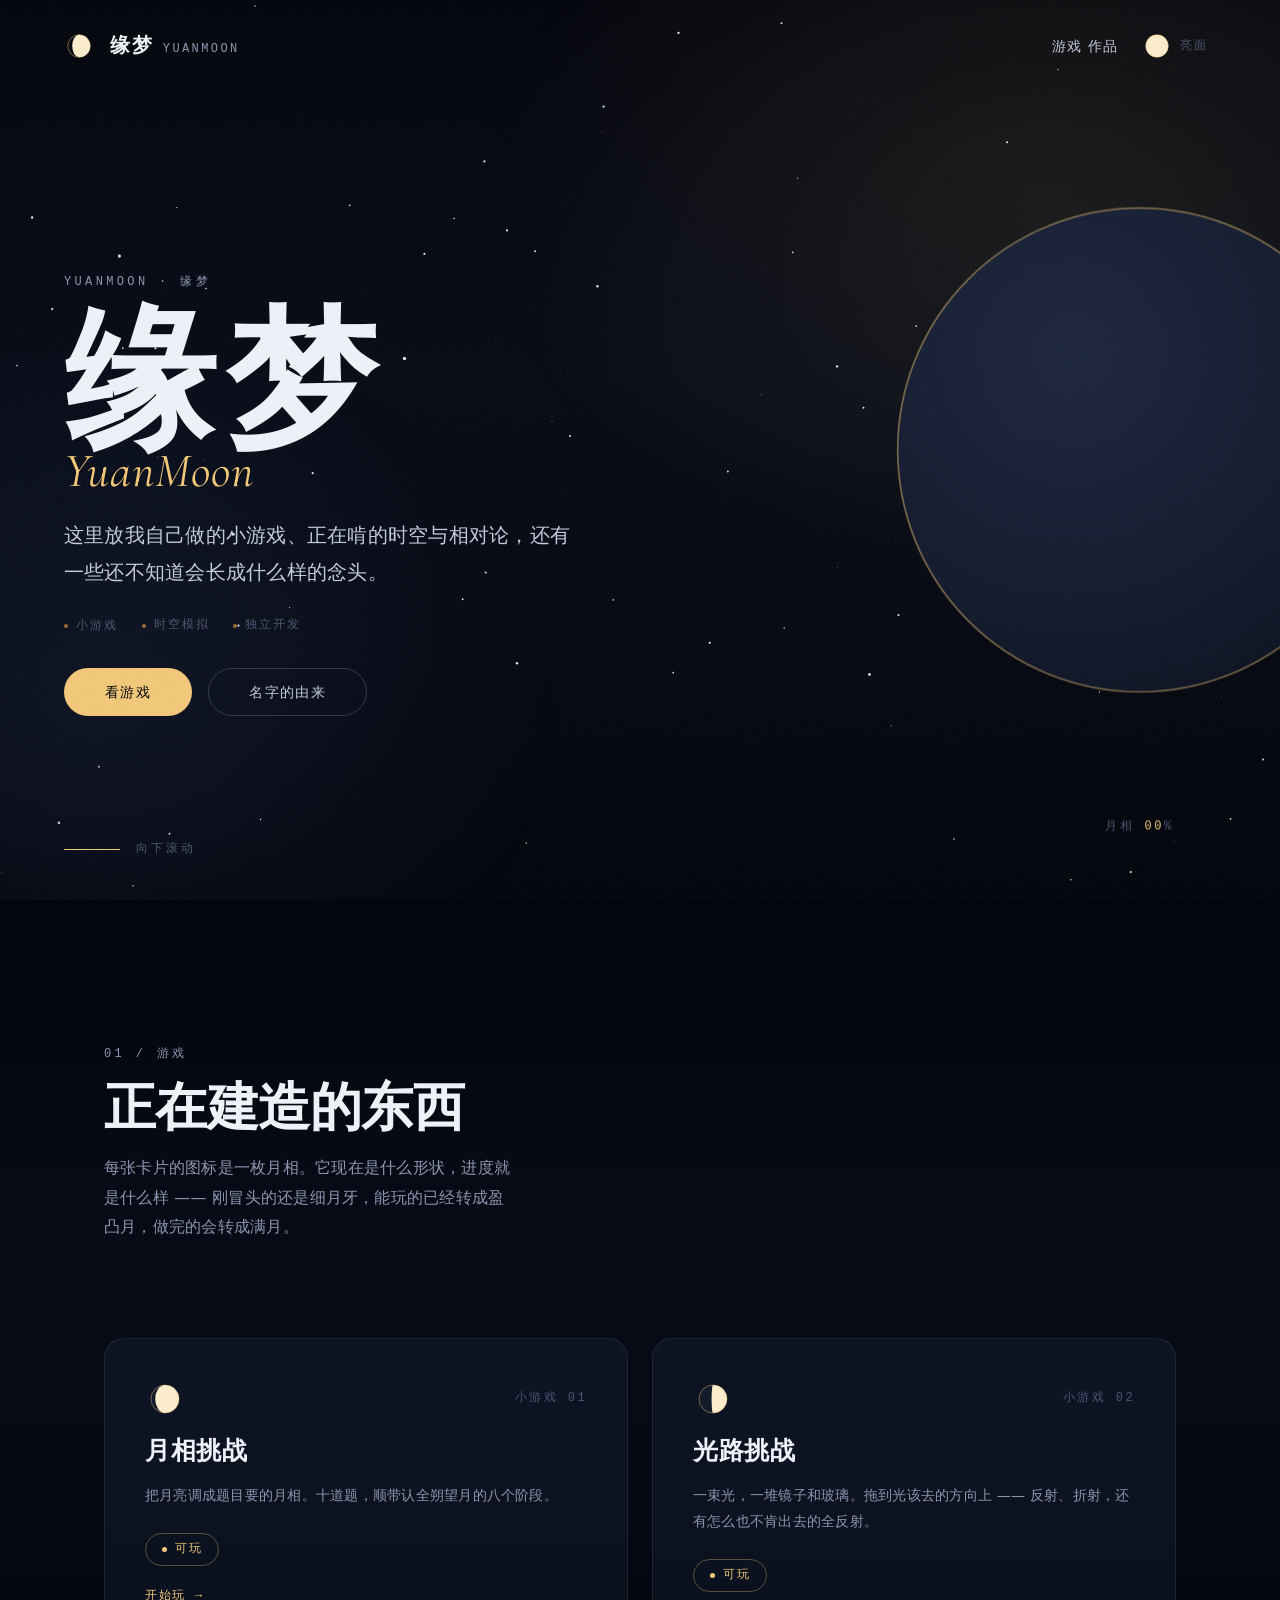
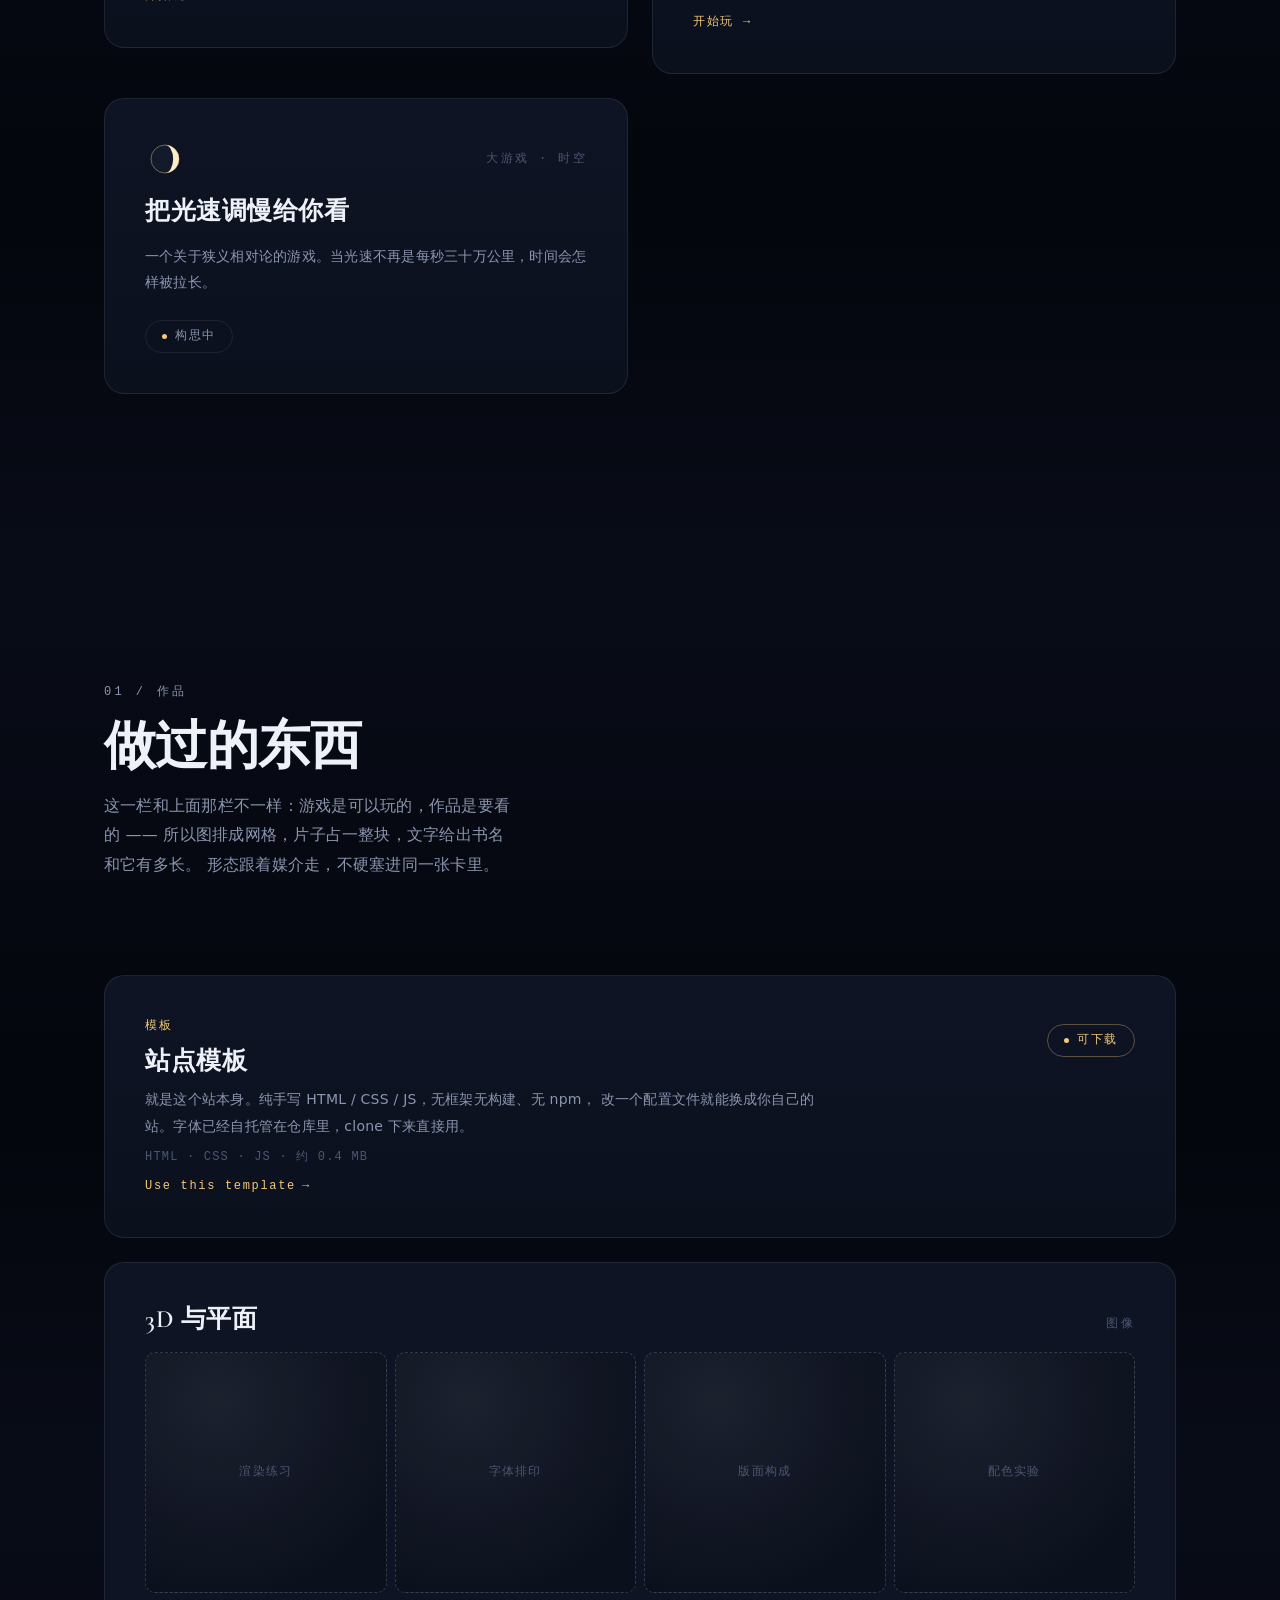
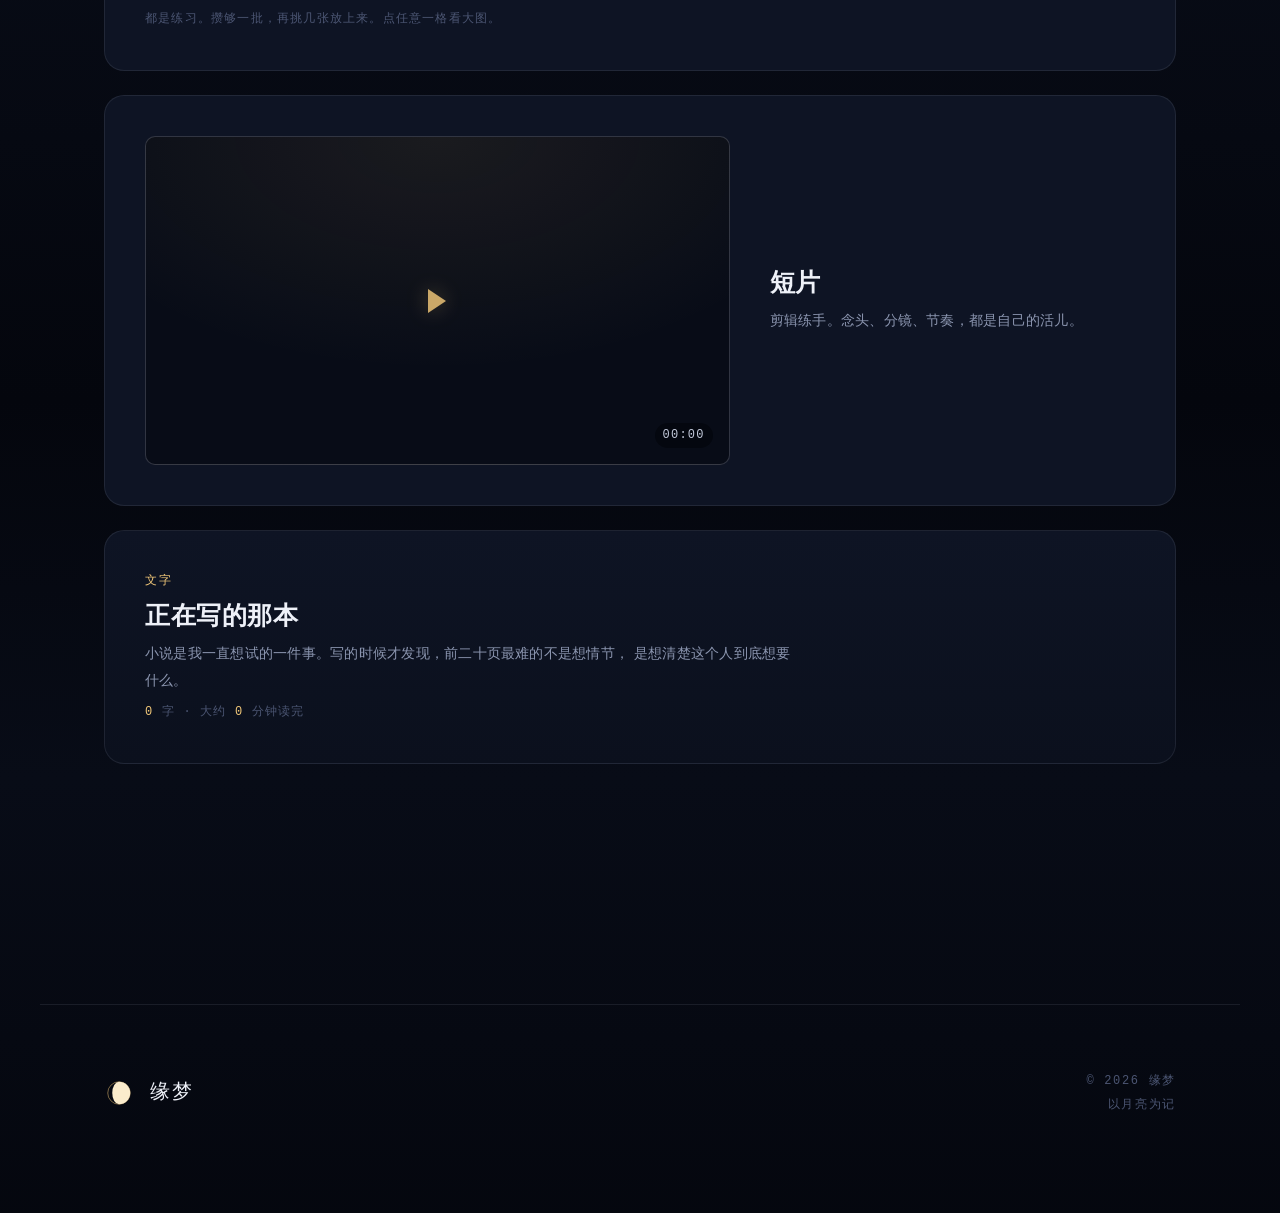
<file: index.html>
<!DOCTYPE html>
<html lang="zh-CN">
<head>
<meta charset="UTF-8">
<meta name="viewport" content="width=device-width, initial-scale=1">
<title>缘梦 YuanMoon · 起点与圆满</title>
<meta name="description" content="缘梦 YuanMoon —— 一个人的小站。放我自己做的小游戏、正在啃的时空与相对论，还有一些还不知道会长成什么样的念头。">
<meta name="theme-color" content="#04060d">
<meta name="color-scheme" content="dark">

<!-- 分享卡片：以后发出去至少有个像样的预览。
     og:image 必须是绝对地址，社交平台不会去猜相对路径。
     这里写死的是 Cloudflare Pages 的项目地址 —— 建项目时把项目名填成
     yuanmoon，地址就是 yuanmoon.pages.dev，与此处一致。
     项目名若被迫改（重名被占），这里、两个游戏页、robots.txt、sitemap.xml
     要一起改。 -->
<link rel="canonical" href="https://yuanmoon.pages.dev/">
<meta property="og:type" content="website">
<meta property="og:site_name" content="缘梦 YuanMoon">
<meta property="og:title" content="缘梦 YuanMoon · 起点与圆满">
<meta property="og:description" content="一个人的小站。放我自己做的小游戏、正在啃的时空与相对论。">
<meta property="og:url" content="https://yuanmoon.pages.dev/">
<meta property="og:locale" content="zh_CN">
<meta property="og:image" content="https://yuanmoon.pages.dev/assets/img/og-card.png">
<meta property="og:image:width" content="1200">
<meta property="og:image:height" content="630">
<meta property="og:image:alt" content="深空底色上一轮圆月，左侧写着缘梦 YuanMoon">
<meta name="twitter:card" content="summary_large_image">

<link rel="icon" href="assets/img/favicon.svg" type="image/svg+xml">
<link rel="apple-touch-icon" href="assets/img/favicon.svg">

<!-- 关键 CSS 顺序加载：令牌 → 基础 → 组件 -->
<link rel="stylesheet" href="styles/tokens.css">
<link rel="stylesheet" href="styles/base.css">
<link rel="stylesheet" href="styles/components.css">

<!-- 站点配置。同步加载（不加 defer），保证后面的 apply 脚本能读到它。
     没有这个文件也能正常工作 —— 页面会退回 HTML 里写好的内容。 -->
<script src="site.config.js"></script>

<!-- 标记"脚本可用"。滚动入场效果依赖它：万一 JS 挂了或用户禁用脚本，
     页面依然完整可读，而不是留下一片永远不出现的空白。 -->
<script>document.documentElement.classList.add("js");</script>
</head>
<body>

<a class="skip-link" href="#main">跳到主要内容</a>

<!-- 氛围层：星场与颗粒。纯装饰，对辅助技术隐藏 -->
<div class="starfield" aria-hidden="true">
  <div class="starfield__glow"></div>
  <svg class="starfield__svg" id="starfield" preserveAspectRatio="none"></svg>
</div>
<div class="grain" aria-hidden="true"></div>

<header class="site-header" data-scrolled="false" id="siteHeader">
  <a class="brand" href="#top" aria-label="缘梦 YuanMoon 首页">
    <svg class="brand__mark" viewBox="0 0 40 40" aria-hidden="true">
      <circle cx="20" cy="20" r="15" fill="none" stroke="var(--halo-300)" stroke-width="1.2" opacity="0.55"/>
      <path d="M20 5 A15 15 0 0 1 20 35 A9 15 0 0 1 20 5 Z" fill="var(--halo-100)"/>
    </svg>
      <span class="brand__text">
        <span class="brand__cn" data-site="name">缘梦</span>
        <span class="brand__en" data-site="nameEn">YuanMoon</span>
      </span>
  </a>

  <!-- 导航按面分组：亮面是能给人看的，暗面是我自己那一面 -->
  <nav class="site-nav" aria-label="主导航">
    <span class="site-nav__group" data-face="lit">
      <a class="site-nav__link" href="#games">游戏</a>
      <a class="site-nav__link" href="#works">作品</a>
    </span>
    <span class="site-nav__group" data-face="dark">
      <a class="site-nav__link" href="#origin">缘起</a>
      <a class="site-nav__link" href="#about">关于</a>
      <a class="site-nav__link" href="#contact">联系</a>
    </span>
  </nav>

  <!-- 切换键。图标就是那个月相圆盘本身：满月是亮面，新月是暗面。
       不用图标字体、不引图片，路径由 main.js 的 moonPath() 现算。 -->
  <button class="facetoggle" id="faceToggle" type="button"
          aria-label="切到暗面" aria-pressed="false">
    <svg class="facetoggle__svg" viewBox="0 0 40 40" aria-hidden="true">
      <circle cx="20" cy="20" r="15" fill="#131a2c"/>
      <path class="facetoggle__lit" id="faceTogglePath" fill="var(--halo-100)"/>
      <circle cx="20" cy="20" r="15" fill="none" stroke="var(--halo-300)"
              stroke-width="1.2" opacity="0.6"/>
    </svg>
    <span class="facetoggle__face" id="faceToggleLabel">亮面</span>
  </button>
</header>

<main id="main">

  <!-- ==================== 首屏 ==================== -->
  <section class="hero" id="top" aria-labelledby="heroTitle">

    <!-- 一轮会随滚动变圆的月亮。它刻意冲出右侧画布边缘。 -->
    <div class="hero__moon" id="heroMoon" aria-hidden="true">
      <svg class="hero__moon-svg" viewBox="0 0 400 400">
        <defs>
          <!-- 月晕：月亮外圈那层柔光 -->
          <radialGradient id="moonHaloGradient">
            <stop offset="62%" stop-color="var(--halo-300)" stop-opacity="0"/>
            <stop offset="80%" stop-color="var(--halo-300)" stop-opacity="0.30"/>
            <stop offset="100%" stop-color="var(--halo-300)" stop-opacity="0"/>
          </radialGradient>
          <!-- 亮面：左上方受光，右下方转为暖金，模拟满月的实感 -->
          <radialGradient id="moonLit" cx="36%" cy="32%" r="76%">
            <stop offset="0%" stop-color="#fffdf7"/>
            <stop offset="55%" stop-color="#f7ecd4"/>
            <stop offset="100%" stop-color="#d6b986"/>
          </radialGradient>
          <!-- 暗面：地球反照。新月时整轮月亮只剩这层极暗的球体轮廓，
               靠左上的微光透出体积，比纯色圆盘像月亮得多 -->
          <radialGradient id="moonDark" cx="36%" cy="30%" r="82%">
            <stop offset="0%" stop-color="#1e2740"/>
            <stop offset="70%" stop-color="#131a2c"/>
            <stop offset="100%" stop-color="#0c1120"/>
          </radialGradient>
        </defs>

        <circle class="moon__halo" cx="200" cy="200" r="198" fill="url(#moonHaloGradient)"/>
        <!-- 暗面：始终可见的月盘 -->
        <circle class="moon__earthshine" cx="200" cy="200" r="140" fill="url(#moonDark)"/>
        <!-- 亮面：由脚本按相位重算路径 -->
        <path class="moon__lit" id="moonLitPath" d=""/>
        <!-- 月盘外缘：一条金线，让新月时也看得出这是一轮月 -->
        <circle cx="200" cy="200" r="140" fill="none" stroke="var(--halo-300)" stroke-width="1" opacity="0.45"/>
      </svg>
      <p class="hero__moon-caption">月相 <b id="moonPhaseLabel">00</b>%</p>
    </div>

    <div class="hero__text">
      <p class="eyebrow">YuanMoon · 缘梦</p>

      <h1 class="hero__title" id="heroTitle">
        <span class="hero__title-cn" data-site="name">缘梦</span>
        <span class="hero__title-en" lang="en" data-site="nameEn">YuanMoon</span>
      </h1>

      <p class="hero__lede" data-site="lede">
        这里放我自己做的小游戏、正在啃的时空与相对论，
        还有一些还不知道会长成什么样的念头。
      </p>

      <ul class="hero__meta" role="list">
        <li><span>小游戏</span></li>
        <li><span>时空模拟</span></li>
        <li><span>独立开发</span></li>
      </ul>

      <div class="hero__actions">
        <a class="btn btn--primary" href="#games">看游戏</a>
        <a class="btn btn--ghost" href="#origin">名字的由来</a>
      </div>
    </div>

    <p class="hero__cue" aria-hidden="true">
      <span class="hero__cue-line"></span>
      向下滚动
    </p>
  </section>

  <!-- ==================== 缘起 ==================== -->
  <section class="section reveal" id="origin" data-face="dark" aria-labelledby="originTitle">
    <div class="section__head">
      <p class="eyebrow eyebrow--num">缘起</p>
      <h2 id="originTitle">两个字，四种读法</h2>
      <p class="hero__lede" style="font-size:var(--fs-base);color:var(--color-muted)">
        取名字的时候发现，把「缘」和「梦」放在一起，读音正好落在 moon 上。
        于是这个名字自己长出了一轮月亮。
      </p>
    </div>

    <ul class="gloss" role="list">
      <li class="gloss__item">
        <span class="gloss__glyph" aria-hidden="true">缘</span>
        <h3>缘 · 起点</h3>
        <p>
          所有东西都开始于一个还没想清楚的念头。不是因为想明白了才做，
          而是做完才发现，原来一开始就在等的就是它。
        </p>
      </li>
      <li class="gloss__item">
        <span class="gloss__glyph" aria-hidden="true">元</span>
        <h3>元 · 圆</h3>
        <p>
          元是开始，也是圆。月亮绕一整圈会回到出发的那一点，
          可它已经不是原来那轮月亮了 —— 人做事大概也是这样。
        </p>
      </li>
      <li class="gloss__item">
        <span class="gloss__glyph" aria-hidden="true">梦</span>
        <h3>梦 · 做出来</h3>
        <p>
          梦是白天没说完的那部分。做游戏，就是把手心里那点想象
          捏成一个别人也能走进去的地方。
        </p>
      </li>
      <li class="gloss__item">
        <span class="gloss__glyph" aria-hidden="true">月</span>
        <h3>月 · 记号</h3>
        <p>
          圆月是这里的记号。它每天都在变，从一线到圆满再回到一线，
          但你一眼就能认出来那是同一轮月亮。
        </p>
      </li>
    </ul>
  </section>

  <!-- ==================== 作品 ==================== -->
  <section class="section reveal" id="games" data-face="lit" aria-labelledby="gamesTitle">
    <div class="section__head">
      <p class="eyebrow eyebrow--num">游戏</p>
      <h2 id="gamesTitle">正在建造的东西</h2>
      <p class="hero__lede" style="font-size:var(--fs-base);color:var(--color-muted)">
        每张卡片的图标是一枚月相。它现在是什么形状，进度就是什么样 ——
        刚冒头的还是细月牙，能玩的已经转成盈凸月，做完的会转成满月。
      </p>
    </div>

    <!-- 卡片由 site.config.js 的 works 数组渲染（每张卡的月相图标 = 那个 phase）。
         下面这四张是**禁用 JS 时**的兜底，内容与 site.config.js 保持一致。 -->
    <div class="works" data-games>

      <article class="work work--live">
        <div class="work__head">
          <!-- phase 0.85 → k = 1−2×0.85 = −0.700，rx = 9.80 -->
               公式见 site.apply.js 的 litPath()：k = 1 − 2×亮面比例 -->
          <svg class="work__phase" viewBox="0 0 40 40" aria-hidden="true">
            <circle cx="20" cy="20" r="14" fill="#131a2c"/>
            <path d="M20 6 A14 14 0 0 1 20 34 A9.80 14 0 0 1 20 6 Z" fill="var(--halo-100)"/>
            <circle cx="20" cy="20" r="14" fill="none" stroke="var(--halo-300)" stroke-width="1" opacity="0.45"/>
          </svg>
          <span class="work__tag">小游戏 01</span>
        </div>
        <h3 class="work__title"><a class="work__link" href="games/moon-phase/">月相挑战</a></h3>
        <p class="work__desc">
          把月亮调成题目要的月相。十道题走完一个朔望月，顺带把
          「上弦和下弦哪个亮在左边」这件事彻底记牢。
        </p>
        <span class="work__status work__status--live">可玩</span>
        <span class="work__cta" aria-hidden="true">开始玩 <span>→</span></span>
      </article>

      <article class="work work--live">
        <div class="work__head">
          <!-- phase 0.55 → k = 1−2×0.55 = −0.100，rx = |k|×14 = 1.40 -->
          <svg class="work__phase" viewBox="0 0 40 40" aria-hidden="true">
            <circle cx="20" cy="20" r="14" fill="#131a2c"/>
            <path d="M20 6 A14 14 0 0 1 20 34 A1.40 14 0 0 1 20 6 Z" fill="var(--halo-100)"/>
            <circle cx="20" cy="20" r="14" fill="none" stroke="var(--halo-300)" stroke-width="1" opacity="0.45"/>
          </svg>
          <span class="work__tag">小游戏 02</span>
        </div>
        <h3 class="work__title"><a class="work__link" href="games/light-path/">光路挑战</a></h3>
        <p class="work__desc">
          一束光，一堆镜子和玻璃。拖到光该去的方向上 —— 反射、折射，
          以及水面上那道怎么也不肯出去的光。
        </p>
        <span class="work__status work__status--live">可玩</span>
        <span class="work__cta" aria-hidden="true">开始玩 <span>→</span></span>
      </article>

      <article class="work">
        <div class="work__head">
          <!-- phase 0.21 → k = 1−2×0.21 = +0.580，rx = 8.12，一弯细月牙 -->
          <svg class="work__phase" viewBox="0 0 40 40" aria-hidden="true">
            <circle cx="20" cy="20" r="14" fill="#131a2c"/>
            <path d="M20 6 A14 14 0 0 1 20 34 A8.12 14 0 0 0 20 6 Z" fill="var(--halo-100)"/>
            <circle cx="20" cy="20" r="14" fill="none" stroke="var(--halo-300)" stroke-width="1" opacity="0.45"/>
          </svg>
          <span class="work__tag">大游戏 · 时空</span>
        </div>
        <h3 class="work__title">把光速调慢给你看</h3>
        <p class="work__desc">
          一个关于狭义相对论的游戏。当光速不再是每秒三十万公里，
          时间会怎样被拉长，空间又会怎样被压扁 —— 我想让你亲手转一下这个旋钮。
        </p>
        <span class="work__status work__status--soon">构思中</span>
      </article>
    </div>
  </section>

  <!-- ==================== 作品 ==================== -->
  <section class="section reveal" id="works" data-face="lit" aria-labelledby="worksTitle">
    <div class="section__head">
      <p class="eyebrow eyebrow--num">作品</p>
      <h2 id="worksTitle">做过的东西</h2>
      <p class="hero__lede" style="font-size:var(--fs-base);color:var(--color-muted)">
        这一栏和上面那栏不一样：游戏是可以玩的，作品是要看的 ——
        所以图排成网格，片子占一整块，文字给出书名和它有多长。
        形态跟着媒介走，不硬塞进同一张卡里。
      </p>
    </div>

    <div class="projects" data-projects>

      <!-- 工具类：能带走的东西。宽卡，带一个明确的动作 -->
      <article class="tool">
        <div class="tool__body">
          <p class="tool__kind">模板</p>
          <h3 class="tool__title">
            <a class="tool__link" href="https://github.com/zeriehan/YuanMoon">站点模板</a>
          </h3>
          <p class="tool__desc">
            就是这个站本身。纯手写 HTML / CSS / JS，无框架无构建、无 npm，
            改一个配置文件就能换成你自己的站。字体已经自托管在仓库里，clone 下来直接用。
          </p>
          <p class="tool__meta">HTML · CSS · JS · 约 0.4 MB</p>
          <span class="tool__cta" aria-hidden="true">Use this template <span>→</span></span>
        </div>
        <div class="tool__aside">
          <span class="work__status work__status--live">可下载</span>
        </div>
      </article>

      <!-- 图集类：3D 渲染、平面设计 -->
      <article class="shot">
        <div class="shot__head">
          <h3 class="shot__title">3D 与平面</h3>
          <span class="shot__kind">图像</span>
        </div>
        <!-- 格子是真按钮：原生可聚焦、回车能触发、读屏能念出名字。
             上一版这里是 aria-hidden 的 div —— 可交互内容不能对辅助技术隐藏。 -->
        <div class="shot__grid">
          <button class="shot__cell" type="button" data-shot="0" data-caption="渲染练习">
            <span>渲染练习</span></button>
          <button class="shot__cell" type="button" data-shot="1" data-caption="字体排印">
            <span>字体排印</span></button>
          <button class="shot__cell" type="button" data-shot="2" data-caption="版面构成">
            <span>版面构成</span></button>
          <button class="shot__cell" type="button" data-shot="3" data-caption="配色实验">
            <span>配色实验</span></button>
        </div>
        <p class="shot__note">都是练习。攒够一批，再挑几张放上来。点任意一格看大图。</p>
      </article>

      <!-- 视频类：剪辑 -->
      <article class="film">
        <div class="film__frame" aria-hidden="true">
          <span class="film__play"></span>
          <span class="film__len">00:00</span>
        </div>
        <div class="film__body">
          <h3 class="film__title">短片</h3>
          <p class="film__desc">
            剪辑练手。念头、分镜、节奏，都是自己的活儿。
          </p>
        </div>
      </article>

      <!-- 文字类：小说、随笔 -->
      <article class="writ">
        <p class="writ__kind">文字</p>
        <h3 class="writ__title">正在写的那本</h3>
        <p class="writ__desc">
          小说是我一直想试的一件事。写的时候才发现，前二十页最难的不是想情节，
          是想清楚这个人到底想要什么。
        </p>
        <p class="writ__meta"><b>0</b> 字 · 大约 <b>0</b> 分钟读完</p>
      </article>

    </div>
  </section>

  <!-- ==================== 关于 ==================== -->
  <section class="section reveal" id="about" data-face="dark" aria-labelledby="aboutTitle">
    <div class="section__head">
      <p class="eyebrow eyebrow--num">关于</p>
      <h2 id="aboutTitle">一个人，一台电脑</h2>
    </div>

    <div class="about">
      <div class="about__body">
        <p>
          缘梦是一个人维护的小站。没有团队，也没有排期表，
          做到哪算哪，但每一件放上来的东西都自己从头写过。
        </p>
        <p>
          我着迷于两件事：一是把复杂的东西拆到能被一双手摸明白，
          二是让这件事本身变得好玩。小游戏是前者，时空模拟是后者，
          而这个站是它们的门口。
        </p>
        <p>
          如果哪天你想聊聊相对论、聊聊游戏，或者只是路过看看月亮，
          都随时。
        </p>
      </div>

      <dl class="about__facts">
        <div>
          <dt>名字</dt>
          <dd><span data-site="name">缘梦</span> · <span data-site="nameEn">YuanMoon</span></dd>
        </div>
        <div>
          <dt>记号</dt>
          <dd>圆月 · 月相盈亏</dd>
        </div>
        <div>
          <dt>建造</dt>
          <dd>纯手写 HTML / CSS / JS，无框架无构建</dd>
        </div>
        <div>
          <dt>改造</dt>
          <dd>改 <code>site.config.js</code> 一个文件就能换成自己的站</dd>
        </div>
        <div>
          <dt>更新</dt>
          <dd>想到就写</dd>
        </div>
      </dl>
    </div>
  </section>

  <!-- ==================== 联系 ==================== -->
  <section class="section reveal" id="contact" data-face="dark" aria-labelledby="contactTitle">
    <div class="section__head">
      <p class="eyebrow eyebrow--num">联系</p>
      <h2 id="contactTitle">说点什么</h2>
      <p class="hero__lede" style="font-size:var(--fs-base);color:var(--color-muted)">
        亮面是给人看的，暗面是我自己留着的那部分。
        这一栏在暗面，因为它不是作品，是联系方式。
      </p>
    </div>

    <div class="contact">
      <a class="contact__item contact__item--mail" data-site-link="email" href="#">
        <span class="contact__kind">邮件</span>
        <span class="contact__value" data-site="email">还没放邮箱</span>
      </a>
      <p class="contact__hint">
        在 <code>site.config.js</code> 里把 <code>email</code> 填上，这里就会变成可点的链接。
      </p>
    </div>
  </section>

</main>

<footer class="site-footer">
  <span class="site-footer__brand">
    <svg class="brand__mark" viewBox="0 0 40 40" aria-hidden="true">
      <circle cx="20" cy="20" r="15" fill="none" stroke="var(--halo-300)" stroke-width="1.2" opacity="0.55"/>
      <path d="M20 5 A15 15 0 0 1 20 35 A9 15 0 0 1 20 5 Z" fill="var(--halo-100)"/>
    </svg>
    缘梦
  </span>
  <p class="site-footer__meta">
    © 2026 <span data-site="name">缘梦</span><br>
    <span data-site="footnote">以月亮为记</span>
  </p>
</footer>

<script src="scripts/main.js" defer></script>
<script src="site.apply.js" defer></script>
<!-- 图集灯箱。点格子打开，Esc / 点遮罩关闭，← → 切换。
     没有 data-full 时走占位分支，不假装有图。 -->
<div class="lightbox" id="lightbox" role="dialog" aria-modal="true"
     aria-label="作品大图" hidden>
  <button class="lightbox__scrim" type="button" data-close tabindex="-1"
          aria-label="关闭"></button>
  <figure class="lightbox__stage">
    <img class="lightbox__img" id="lightboxImg" alt="" hidden>
    <div class="lightbox__ph" id="lightboxPh">
      <p class="lightbox__ph-title" id="lightboxPhTitle"></p>
      <p class="lightbox__ph-note">这一格将来放作品图。<br>填上 data-full 就会显示真图。</p>
    </div>
    <figcaption class="lightbox__cap" id="lightboxCap"></figcaption>
  </figure>
  <button class="lightbox__nav lightbox__nav--prev" type="button"
          id="lightboxPrev" aria-label="上一张">&#8592;</button>
  <button class="lightbox__nav lightbox__nav--next" type="button"
          id="lightboxNext" aria-label="下一张">&#8594;</button>
  <button class="lightbox__close" type="button" id="lightboxClose" aria-label="关闭">&#215;</button>
  <p class="lightbox__count" id="lightboxCount"></p>
</div>

<script src="scripts/lightbox.js" defer></script>
<!-- 换面用的一轮月亮。切换时它从满月走到新月（或反过来），
     走到一半时内容换面 —— 看起来就是「月亮转了个身」。 -->
<div class="faceturn" id="faceTurn" aria-hidden="true">
  <svg class="faceturn__svg" viewBox="0 0 400 400" preserveAspectRatio="xMidYMid slice">
    <circle class="faceturn__dark" cx="200" cy="200" r="140" fill="#0c1120"/>
    <path class="faceturn__lit" id="faceTurnPath" fill="#f7ecd4"/>
    <circle cx="200" cy="200" r="140" fill="none" stroke="var(--halo-300)"
            stroke-width="1" opacity="0.4"/>
  </svg>
</div>

<script src="scripts/face.js" defer></script>
</body>
</html>
</file>
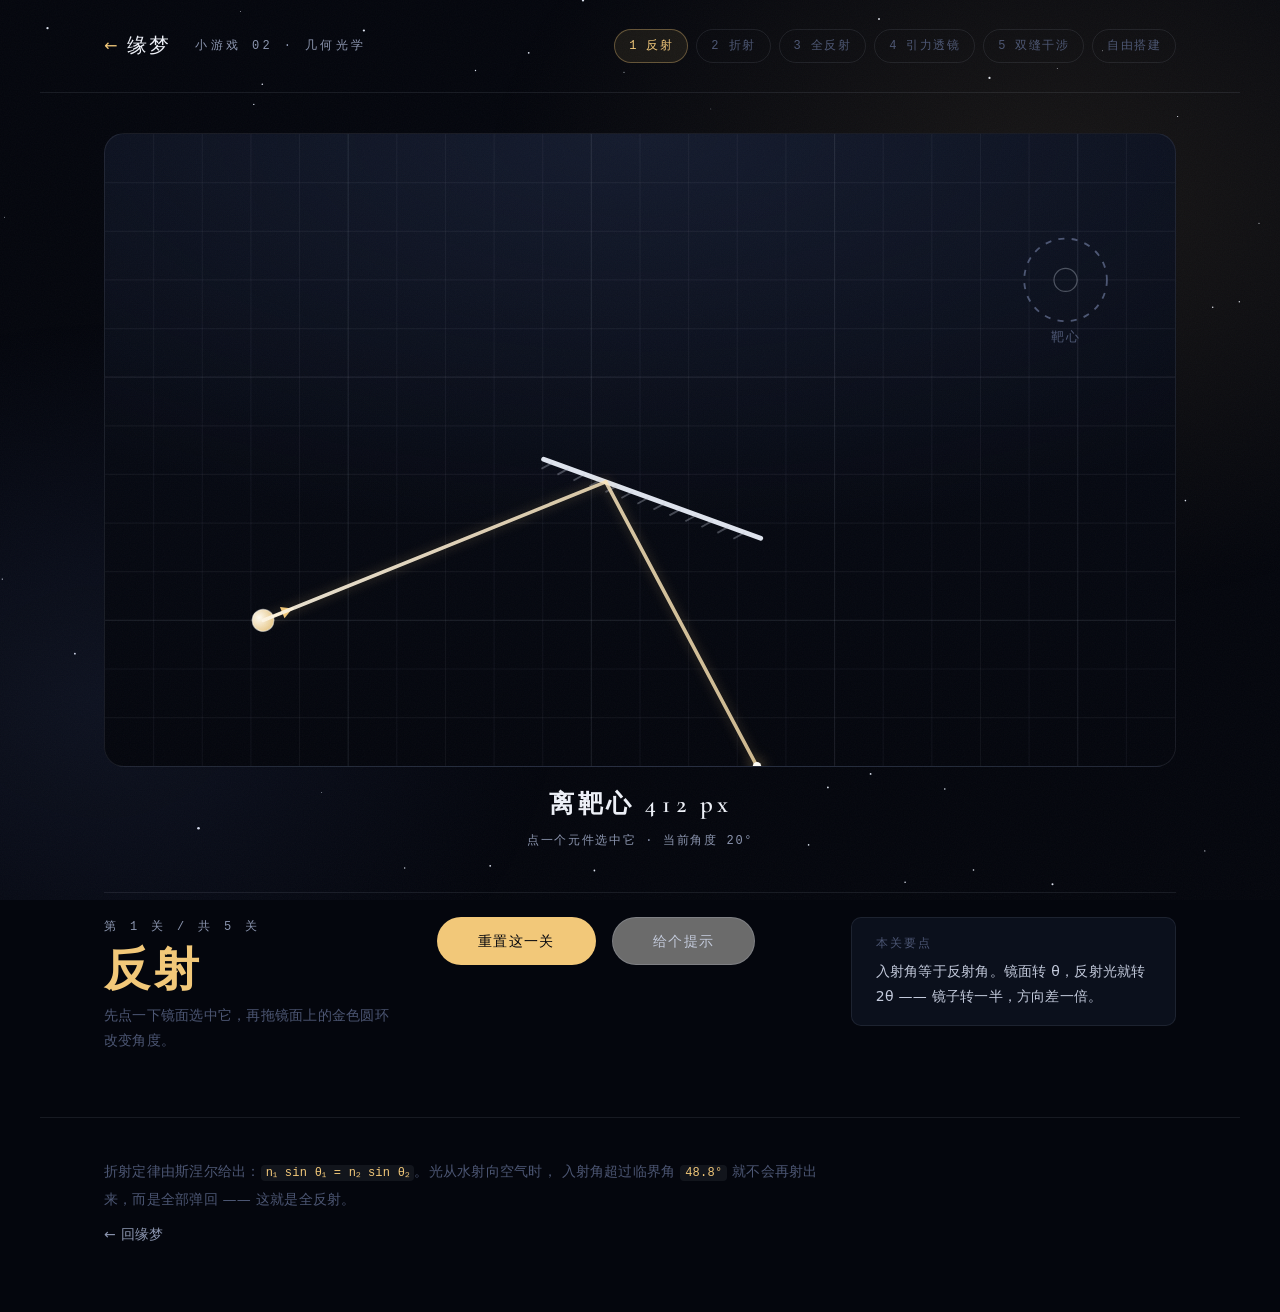
<file: games/light-path/index.html>
<!DOCTYPE html>
<html lang="zh-CN">
<head>
<meta charset="UTF-8">
<meta name="viewport" content="width=device-width, initial-scale=1">
<title>光路挑战 · 缘梦 YuanMoon</title>
<meta name="description" content="拖动镜子和玻璃砖，让一束光走到该去的地方。反射、折射、全反射，三个关卡。">
<meta name="theme-color" content="#04060d">
<meta name="color-scheme" content="dark">

<link rel="canonical" href="https://yuanmoon.pages.dev/games/light-path/">
<meta property="og:type" content="website">
<meta property="og:site_name" content="缘梦 YuanMoon">
<meta property="og:title" content="光路挑战 · 缘梦 YuanMoon">
<meta property="og:description" content="拖动镜子和玻璃砖，让一束光走到该去的地方。">
<meta property="og:url" content="https://yuanmoon.pages.dev/games/light-path/">
<meta property="og:locale" content="zh_CN">
<meta property="og:image" content="https://yuanmoon.pages.dev/assets/img/og-card.png">
<meta property="og:image:width" content="1200">
<meta property="og:image:height" content="630">
<meta name="twitter:card" content="summary_large_image">

<link rel="icon" href="../../assets/img/favicon.svg" type="image/svg+xml">
<link rel="stylesheet" href="../../styles/tokens.css">
<link rel="stylesheet" href="../../styles/base.css">
<link rel="stylesheet" href="../../styles/components.css">
<link rel="stylesheet" href="game.css">

<script>document.documentElement.classList.add("js");</script>
</head>
<body>

<a class="skip-link" href="#play">跳到游戏</a>

<div class="starfield" aria-hidden="true">
  <div class="starfield__glow"></div>
  <svg class="starfield__svg" id="starfield" preserveAspectRatio="none"></svg>
</div>
<div class="grain" aria-hidden="true"></div>

<header class="game-bar">
  <a class="game-bar__back" href="../../index.html">
    <span aria-hidden="true">←</span> 缘梦
  </a>
  <p class="eyebrow">小游戏 02 · 几何光学</p>
  <nav class="lvnav" aria-label="选关">
    <button class="lvnav__btn is-on" data-level="0" type="button">1 反射</button>
    <button class="lvnav__btn" data-level="1" type="button">2 折射</button>
    <button class="lvnav__btn" data-level="2" type="button">3 全反射</button>
    <button class="lvnav__btn" data-level="3" type="button">4 引力透镜</button>
    <button class="lvnav__btn" data-level="4" type="button">5 双缝干涉</button>
    <button class="lvnav__btn" data-level="5" type="button">自由搭建</button>
  </nav>
</header>

<main class="game game--wide" id="play">

  <!-- ==================== 光学台 ==================== -->
  <div class="bench">
    <svg class="bench__svg" id="bench" viewBox="0 0 880 520" role="img"
         aria-labelledby="benchTitle benchDesc">
      <title id="benchTitle">光学台</title>
      <desc id="benchDesc">一束光从光源射出，经镜面反射与玻璃折射后抵达靶点。可以拖动元件改变角度。</desc>

      <defs>
        <!-- gradientUnits 必须是 userSpaceOnUse。默认的 objectBoundingBox
             是相对包围盒的，而**水平光路的包围盒高度为 0**，渐变直接退化 ——
             表现为整条光路不显示。前四关都是斜线，所以一直没暴露。 -->
        <linearGradient id="beamGrad" gradientUnits="userSpaceOnUse"
                        x1="0" y1="0" x2="880" y2="0">
          <stop offset="0%" stop-color="#fffdf7" stop-opacity="0.95"/>
          <stop offset="100%" stop-color="var(--halo-300)" stop-opacity="0.75"/>
        </linearGradient>
        <radialGradient id="lampGrad" cx="38%" cy="32%" r="70%">
          <stop offset="0%" stop-color="#fffdf7"/>
          <stop offset="100%" stop-color="#e8c98a"/>
        </radialGradient>
      </defs>

      <g id="gridLayer" aria-hidden="true"></g>
      <g id="partLayer"></g>
      <g id="beamLayer"></g>
      <g id="markLayer"></g>
      <g id="targetLayer"></g>
      <g id="handleLayer"></g>
    </svg>

    <p class="readout" aria-live="polite">
      <span class="readout__name" id="readoutName">把光引到靶心</span>
      <span class="readout__meta" id="readoutMeta">拖动元件上的圆环改变角度，拖本体可以移动</span>
    </p>
  </div>

  <!-- ==================== 控制台 ==================== -->
  <div class="console">

    <div class="task">
      <p class="eyebrow" id="levelTag">第 1 关 / 共 3 关</p>
      <h1 class="task__target" id="taskName">反射</h1>
      <p class="task__hint" id="taskHint">拖动镜面上的圆环，直到光落在靶心上。</p>
    </div>

    <div class="actions">
      <button class="btn btn--primary" id="resetBtn" type="button">重置这一关</button>
      <button class="btn btn--ghost" id="solveBtn" type="button">给个提示</button>
    </div>

    <p class="feedback" id="feedback" role="status" aria-live="polite"></p>

    <div class="lesson" id="lesson">
      <p class="lesson__k">本关要点</p>
      <p class="lesson__v" id="lessonText">入射角等于反射角。镜面转 θ，反射光就转 2θ。</p>
    </div>

  </div>
</main>

<footer class="game-foot">
  <p>
    折射定律由斯涅尔给出：<code>n₁ sin θ₁ = n₂ sin θ₂</code>。光从水射向空气时，
    入射角超过临界角 <code id="critAngle">48.8°</code> 就不会再射出来，而是全部弹回 —— 这就是全反射。
  </p>
  <p><a href="../../index.html">← 回缘梦</a></p>
</footer>

<script src="../../scripts/main.js" defer></script>
<script src="light.js" defer></script>
</body>
</html>
</file>
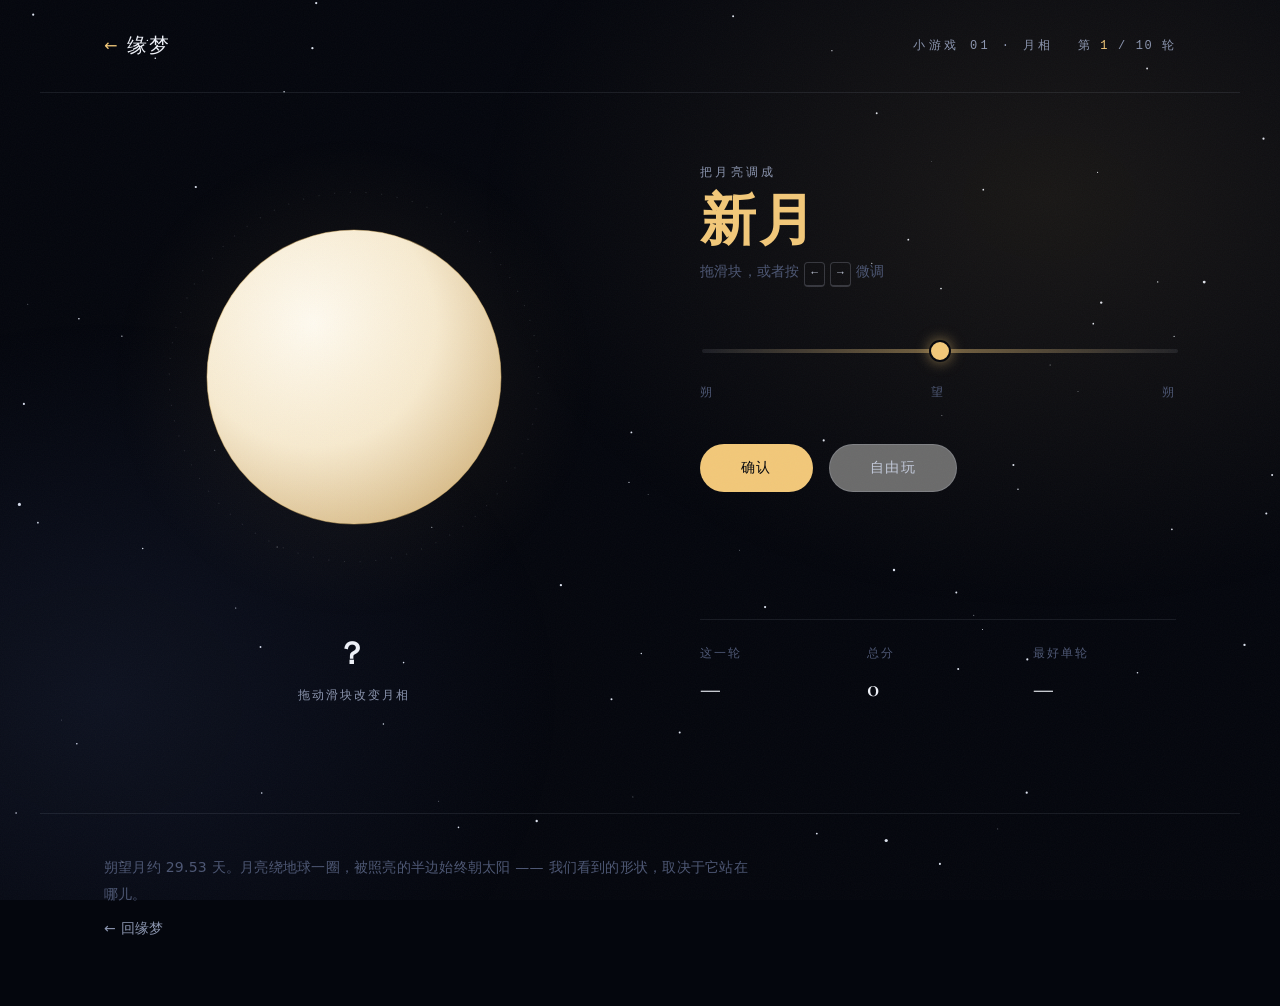
<file: games/moon-phase/index.html>
<!DOCTYPE html>
<html lang="zh-CN">
<head>
<meta charset="UTF-8">
<meta name="viewport" content="width=device-width, initial-scale=1">
<title>月相挑战 · 缘梦 YuanMoon</title>
<meta name="description" content="把月亮调成题目要的月相。十道题，顺带认全朔望月的八个阶段。">
<meta name="theme-color" content="#04060d">
<meta name="color-scheme" content="dark">
<link rel="canonical" href="https://yuanmoon.pages.dev/games/moon-phase/">
<meta property="og:type" content="website">
<meta property="og:site_name" content="缘梦 YuanMoon">
<meta property="og:title" content="月相挑战 · 缘梦 YuanMoon">
<meta property="og:description" content="把月亮调成题目要的月相，顺带认全朔望月的八个阶段。">
<meta property="og:url" content="https://yuanmoon.pages.dev/games/moon-phase/">
<meta property="og:locale" content="zh_CN">
<meta property="og:image" content="https://yuanmoon.pages.dev/assets/img/og-card.png">
<meta property="og:image:width" content="1200">
<meta property="og:image:height" content="630">
<meta name="twitter:card" content="summary_large_image">

<link rel="icon" href="../../assets/img/favicon.svg" type="image/svg+xml">
<link rel="stylesheet" href="../../styles/tokens.css">
<link rel="stylesheet" href="../../styles/base.css">
<link rel="stylesheet" href="../../styles/components.css">
<link rel="stylesheet" href="game.css">

<!-- 和首页同样的处理：脚本挂了也不留空白 -->
<script>document.documentElement.classList.add("js");</script>
</head>
<body>

<a class="skip-link" href="#play">跳到游戏</a>

<div class="starfield" aria-hidden="true">
  <div class="starfield__glow"></div>
  <svg class="starfield__svg" id="starfield" preserveAspectRatio="none"></svg>
</div>
<div class="grain" aria-hidden="true"></div>

<header class="game-bar">
  <a class="game-bar__back" href="../../index.html">
    <span aria-hidden="true">←</span> 缘梦
  </a>
  <p class="eyebrow">小游戏 01 · 月相</p>
  <p class="game-bar__round" id="roundLabel">第 <b>1</b> / 10 轮</p>
</header>

<main class="game" id="play">

  <!-- ================= 左：观测台 ================= -->
  <div class="observatory">
    <div class="moon-stage">
      <svg class="moon" viewBox="0 0 400 400" role="img" aria-labelledby="moonTitle moonDesc">
        <title id="moonTitle">当前月相</title>
        <desc id="moonDesc">可以调节的月亮</desc>
        <defs>
          <radialGradient id="moonHaloGradient">
            <stop offset="58%" stop-color="var(--halo-300)" stop-opacity="0"/>
            <stop offset="78%" stop-color="var(--halo-300)" stop-opacity="0.32"/>
            <stop offset="100%" stop-color="var(--halo-300)" stop-opacity="0"/>
          </radialGradient>
          <radialGradient id="moonLit" cx="36%" cy="32%" r="76%">
            <stop offset="0%" stop-color="#fffdf7"/>
            <stop offset="55%" stop-color="#f7ecd4"/>
            <stop offset="100%" stop-color="#d6b986"/>
          </radialGradient>
          <radialGradient id="moonDark" cx="36%" cy="30%" r="82%">
            <stop offset="0%" stop-color="#1e2740"/>
            <stop offset="70%" stop-color="#131a2c"/>
            <stop offset="100%" stop-color="#0c1120"/>
          </radialGradient>
        </defs>

        <circle class="moon__halo" id="moonHalo" cx="200" cy="200" r="198" fill="url(#moonHaloGradient)"/>
        <circle class="moon__earthshine" cx="200" cy="200" r="140" fill="url(#moonDark)"/>
        <path class="moon__lit" id="moonLitPath" d=""/>
        <circle cx="200" cy="200" r="140" fill="none" stroke="var(--halo-300)" stroke-width="1" opacity="0.45"/>
        <!-- 自转刻度：让月亮的方位可读，也给画面一点仪器的感觉 -->
        <circle cx="200" cy="200" r="176" fill="none" stroke="rgba(195,202,219,.14)"
                stroke-width="1" stroke-dasharray="1 14"/>
      </svg>
    </div>

    <!-- 挑战模式下这里是问号，自由模式下实时报读 -->
    <p class="readout" id="readout" aria-live="polite">
      <span class="readout__name" id="readoutName">？</span>
      <span class="readout__meta" id="readoutMeta">拖动滑块改变月相</span>
    </p>
  </div>

  <!-- ================= 右：控制台 ================= -->
  <div class="console">

    <div class="task" id="taskBlock">
      <p class="eyebrow">把月亮调成</p>
      <h1 class="task__target" id="taskTarget">上弦月</h1>
      <p class="task__hint">拖滑块，或者按 <kbd>←</kbd> <kbd>→</kbd> 微调</p>
    </div>

    <div class="slider-wrap">
      <input class="slider" id="slider" type="range" min="0" max="1000" value="0" step="1"
             aria-label="月相"
             aria-valuetext="新月">
      <div class="slider-scale" aria-hidden="true">
        <span>朔</span>
        <span>望</span>
        <span>朔</span>
      </div>
    </div>

    <div class="actions">
      <button class="btn btn--primary" id="submitBtn" type="button">确认</button>
      <button class="btn btn--ghost" id="modeBtn" type="button">自由玩</button>
    </div>

    <p class="feedback" id="feedback" role="status" aria-live="polite"></p>

    <dl class="scoreboard">
      <div>
        <dt>这一轮</dt>
        <dd id="lastScore">—</dd>
      </div>
      <div>
        <dt>总分</dt>
        <dd id="totalScore">0</dd>
      </div>
      <div>
        <dt>最好单轮</dt>
        <dd id="bestScore">—</dd>
      </div>
    </dl>

  </div>
</main>

<footer class="game-foot">
  <p>朔望月约 29.53 天。月亮绕地球一圈，被照亮的半边始终朝太阳 —— 我们看到的形状，取决于它站在哪儿。</p>
  <p><a href="../../index.html">← 回缘梦</a></p>
</footer>

<script src="../../scripts/main.js" defer></script>
<script src="moon.js" defer></script>
</body>
</html>
</file>
<file: styles/tokens.css>
/* ==========================================================================
   缘梦 YuanMoon · 设计令牌
   --------------------------------------------------------------------------
   定调：深空天文台的克制语言。
   一块近黑的深空底（主色 60%），月白与灰阶承载全部文字（辅助 30%），
   月华金只留给真正需要被看见的地方 —— 强调、当前状态、可点击（10%）。
   全部颜色、字阶、间距集中在此文件，组件层禁止硬编码色值。
   ========================================================================== */

:root {
  /* ---- 深空：主色，铺满整个页面 ---------------------------------------- */
  --ink-950: #04060d;
  --ink-900: #080c17;
  --ink-850: #0b101d;
  --ink-800: #0e1424;
  --ink-700: #161d31;
  --ink-600: #212a42;
  --ink-500: #303c58;

  /* ---- 月白与灰阶：辅助色，所有文字从这组里取 -------------------------- */
  --moon-50:  #f7f9fc;
  --moon-100: #eef1f8;
  --moon-200: #dde3f0;
  --moon-300: #c3cadb;
  --moon-500: #8b95af;
  --moon-600: #6d7794;
  --moon-700: #4c5673;

  /* ---- 月华金：强调色，单页只用这一个 ----------------------------------
     换主题色只需要动 --halo-300。页面上所有半透明层都写成
     color-mix(..., var(--halo-300) N%, transparent)，会自动跟着变。

     下面这三个是**辅助色阶**，不是主强调色，默认保持原样；
     整套换色（比如把金色换成蓝色）时手动改它们更好看。
     site.config.js 里的 accent 只会覆盖 --halo-300 一个。 */
  --halo-300: #f2c879;                    /* ← 唯一可配置项 */
  --halo-100: #fbeccc;
  --halo-500: #d9a850;
  --halo-700: #9a7130;

  /* ====================== 语义别名（组件只认这一层） ===================== */
  --color-bg:            var(--ink-950);
  --color-bg-deep:       var(--ink-900);
  --color-surface:       var(--ink-800);
  --color-surface-2:     var(--ink-700);
  --color-surface-hover: var(--ink-600);

  --color-text:          var(--moon-100);
  --color-text-soft:     var(--moon-300);
  --color-muted:         var(--moon-500);
  --color-faint:         var(--moon-700);

  --color-accent:        var(--halo-300);
  --color-accent-soft:   var(--halo-100);
  --color-accent-deep:   var(--halo-700);

  --color-border:        rgba(195, 202, 219, 0.10);
  --color-border-strong: rgba(195, 202, 219, 0.22);
  --color-border-accent: color-mix(in srgb, var(--halo-300) 34%, transparent);

  /* ============================ 字体系统 =================================
     展示字：Cormorant Garamond —— 高对比度衬线，笔画像星图上的刻线。
             中文标题回落到宋体栈，同样保留衬线的古典感。
     正文字：系统中文字体栈 —— 中文正文优先渲染质量，不用 Web Font。
     ======================================================================= */
  --font-display: "Cormorant Garamond", "Songti SC", "Source Han Serif SC",
                  "Noto Serif CJK SC", "SimSun", Georgia, serif;
  --font-body:    "PingFang SC", "HarmonyOS Sans SC", "Microsoft YaHei",
                  "Hiragino Sans GB", "Segoe UI", system-ui, sans-serif;
  --font-mono:    "SFMono-Regular", "JetBrains Mono", Consolas,
                  "Liberation Mono", Menlo, monospace;

  /* ============================ 字阶（1.25） ============================= */
  --fs-xs:   0.75rem;
  --fs-sm:   0.875rem;
  --fs-base: 1rem;
  --fs-md:   1.25rem;
  --fs-lg:   1.5625rem;
  --fs-xl:   1.9531rem;
  --fs-2xl:  2.4414rem;
  --fs-3xl:  3.0518rem;

  /* 首屏与区块标题用流体字阶，小屏不挤、大屏不空 */
  --fs-display: clamp(3.25rem, 13vw, 9.5rem);
  --fs-section: clamp(1.75rem, 4.2vw, 3.25rem);

  /* ============================ 间距梯度 ================================ */
  --space-1: 4px;
  --space-2: 8px;
  --space-3: 16px;
  --space-4: 24px;
  --space-5: 40px;
  --space-6: 64px;
  --space-7: 96px;
  --space-8: 144px;

  --page-max: 1200px;
  --page-pad: clamp(20px, 5vw, 64px);

  /* ============================ 圆角 ==================================== */
  --radius-sm: 4px;
  --radius-md: 10px;
  --radius-lg: 20px;
  --radius-full: 999px;

  /* ======================= 阴影（带环境色，而非纯黑） =================== */
  --shadow-1: 0 2px 8px rgba(2, 4, 10, 0.45);
  --shadow-2: 0 8px 28px rgba(2, 4, 10, 0.55);
  --shadow-3: 0 24px 64px rgba(2, 4, 10, 0.65);
  --glow-halo: 0 0 48px color-mix(in srgb, var(--halo-300) 16%, transparent);

  /* ============================ 动效 ==================================== */
  --ease-out:   cubic-bezier(0.16, 1, 0.3, 1);
  --ease-inout: cubic-bezier(0.65, 0, 0.35, 1);
  --dur-fast: 170ms;
  --dur-base: 340ms;
  --dur-slow: 680ms;

  /* 层级 */
  --z-stars: 0;
  --z-content: 1;
  --z-header: 50;
}
</file>
<file: styles/base.css>
/* ==========================================================================
   缘梦 YuanMoon · 基础层
   字体声明、重置、排版基线、焦点与降级动效。
   ========================================================================== */

/* --------------------------------------------------------------------------
   自托管展示字（latin 子集，共约 92KB）
   刻意不走 Google Fonts —— 国内访问 Google Fonts 不稳定，
   字体是首屏渲染的关键路径，必须握在自己手里。
   -------------------------------------------------------------------------- */
@font-face {
  font-family: "Cormorant Garamond";
  font-style: normal;
  font-weight: 400;
  font-display: swap;
  src: url("../assets/fonts/cormorant-garamond-latin-400-normal.woff2") format("woff2");
}
@font-face {
  font-family: "Cormorant Garamond";
  font-style: normal;
  font-weight: 600;
  font-display: swap;
  src: url("../assets/fonts/cormorant-garamond-latin-600-normal.woff2") format("woff2");
}
@font-face {
  font-family: "Cormorant Garamond";
  font-style: normal;
  font-weight: 700;
  font-display: swap;
  src: url("../assets/fonts/cormorant-garamond-latin-700-normal.woff2") format("woff2");
}
@font-face {
  font-family: "Cormorant Garamond";
  font-style: italic;
  font-weight: 400;
  font-display: swap;
  src: url("../assets/fonts/cormorant-garamond-latin-400-italic.woff2") format("woff2");
}

/* ============================== 重置 ==================================== */
*,
*::before,
*::after {
  box-sizing: border-box;
}

html {
  -webkit-text-size-adjust: 100%;
  scroll-behavior: smooth;
}

body,
h1, h2, h3, h4,
p, figure, blockquote,
dl, dd,
ul, ol {
  margin: 0;
}

ul[role="list"],
ol[role="list"] {
  list-style: none;
  padding: 0;
}

img, svg, video {
  display: block;
  max-width: 100%;
}

button,
input,
select,
textarea {
  font: inherit;
  color: inherit;
}

a {
  color: inherit;
  text-decoration: none;
}

/* ============================== 排版基线 ================================ */
html,
body {
  height: 100%;
}

body {
  background-color: var(--color-bg);
  color: var(--color-text);
  font-family: var(--font-body);
  font-size: var(--fs-base);
  line-height: 1.75;
  letter-spacing: 0.015em;
  -webkit-font-smoothing: antialiased;
  -moz-osx-font-smoothing: grayscale;
  overflow-x: hidden;
  /* 首屏以外的地方不晃眼：底部略压暗，模拟望向深空的渐隐 */
  background-image: linear-gradient(180deg, var(--ink-950) 0%, var(--ink-900) 42%, var(--ink-950) 100%);
}

/* 中文标题用宋体栈时，笔画细，需要多给一点行高与字距才不显局促 */
h1, h2, h3 {
  font-family: var(--font-display);
  font-weight: 600;
  line-height: 1.08;
  letter-spacing: -0.01em;
  text-wrap: balance;
}

h1 { font-size: var(--fs-display); }
h2 { font-size: var(--fs-section); }
h3 { font-size: var(--fs-lg); line-height: 1.25; }

p {
  /* 中文正文行长控制在 28–40 字 */
  max-width: 40em;
  text-wrap: pretty;
}

/* 拉丁小节标签：等宽 + 大字距，像观测记录上的字段名 */
.eyebrow {
  font-family: var(--font-mono);
  font-size: var(--fs-xs);
  font-weight: 400;
  letter-spacing: 0.28em;
  text-transform: uppercase;
  color: var(--color-muted);
}

/* 展示字里的拉丁部分单独放大、收字距，让 "YuanMoon" 站得住 */
.display-latin {
  font-family: var(--font-display);
  font-weight: 600;
  letter-spacing: -0.03em;
  font-feature-settings: "liga" 1, "kern" 1;
}

/* ============================== 焦点与选中 ============================== */
:focus-visible {
  outline: 2px solid var(--color-accent);
  outline-offset: 3px;
  border-radius: var(--radius-sm);
}

::selection {
  background-color: var(--color-accent);
  color: var(--ink-950);
}

/* ============================== 行内代码 ================================
   正文里提到文件名、命令这类东西时用 <code>。不加样式的话浏览器会
   给它默认等宽体，在深空底上和一整套衬线正文打架。 */
code {
  padding: 1px 6px;
  border-radius: var(--radius-sm);
  background: color-mix(in srgb, var(--moon-300) 12%, transparent);
  font-family: var(--font-mono);
  font-size: 0.86em;
  letter-spacing: 0.02em;
  color: var(--color-accent);
  word-break: break-all;
}

/* ============================== 滚动条 ================================== */
::-webkit-scrollbar {
  width: 10px;
  height: 10px;
}
::-webkit-scrollbar-track {
  background: var(--ink-950);
}
::-webkit-scrollbar-thumb {
  background: var(--ink-600);
  border-radius: var(--radius-full);
  border: 2px solid var(--ink-950);
}
::-webkit-scrollbar-thumb:hover {
  background: var(--ink-500);
}

/* ========================= 视觉隐藏（仅屏幕阅读器） ===================== */
.sr-only {
  position: absolute;
  width: 1px;
  height: 1px;
  padding: 0;
  margin: -1px;
  overflow: hidden;
  clip: rect(0, 0, 0, 0);
  white-space: nowrap;
  border: 0;
}

/* ============================== 跳转链接 ================================ */
.skip-link {
  position: absolute;
  top: var(--space-3);
  left: var(--space-3);
  z-index: 999;
  padding: var(--space-2) var(--space-4);
  background: var(--color-surface-2);
  border: 1px solid var(--color-border-strong);
  border-radius: var(--radius-md);
  transform: translateY(-200%);
  transition: transform var(--dur-fast) var(--ease-out);
}
.skip-link:focus-visible {
  transform: translateY(0);
}

/* ======================================================================
   降级：用户要求减少动效时，关掉一切动画与过渡。
   这不是可选项 —— 前庭功能敏感的用户会因视差和脉动产生不适。
   ====================================================================== */
@media (prefers-reduced-motion: reduce) {
  html {
    scroll-behavior: auto;
  }
  *,
  *::before,
  *::after {
    animation-duration: 0.001ms !important;
    animation-iteration-count: 1 !important;
    transition-duration: 0.001ms !important;
    scroll-behavior: auto !important;
  }
}
</file>
<file: styles/components.css>
/* ==========================================================================
   缘梦 YuanMoon · 组件与构成
   构成原则：非对称、重叠、破格。
   首屏那轮月亮刻意冲出右侧画布边缘 —— 每屏都有一个元素逃出栅格。
   ========================================================================== */

/* ======================================================================
   1. 氛围层：星场 + 颗粒
   深空不能是平涂的近黑色，否则整站会显得廉价而空洞。
   ====================================================================== */
.starfield {
  position: fixed;
  inset: 0;
  z-index: var(--z-stars);
  pointer-events: none;
  overflow: hidden;
}

.starfield__svg {
  width: 100%;
  height: 100%;
}

/* 月晕：两团极淡的径向光，一团暖金（月亮的方向），一团冷蓝（地球反照） */
.starfield__glow {
  position: absolute;
  inset: 0;
  background:
    radial-gradient(58rem 42rem at 82% 22%, color-mix(in srgb, var(--halo-300) 9%, transparent), transparent 62%),
    radial-gradient(48rem 40rem at 8% 78%, rgba(94, 116, 190, 0.11), transparent 60%);
}

.star {
  fill: var(--moon-200);
  animation: twinkle var(--twinkle-dur, 5s) ease-in-out infinite;
  animation-delay: var(--twinkle-delay, 0s);
}

@keyframes twinkle {
  0%, 100% { opacity: var(--star-min, 0.18); }
  50%      { opacity: var(--star-max, 0.7); }
}

/* 颗粒：3% 的噪点，让深空有"胶片"的实体感，压住渐变的塑料味 */
.grain {
  position: fixed;
  inset: 0;
  /* 压在内容之上，连顶部导航一起覆盖，这样颗粒才是"整张照片"的颗粒。
     3.5% 的强度不会影响任何文字的清晰度。 */
  z-index: 100;
  pointer-events: none;
  opacity: 0.035;
  background-image: url("data:image/svg+xml,%3Csvg xmlns='http://www.w3.org/2000/svg' width='200' height='200'%3E%3Cfilter id='n'%3E%3CfeTurbulence type='fractalNoise' baseFrequency='.85' numOctaves='3'/%3E%3C/filter%3E%3Crect width='100%25' height='100%25' filter='url(%23n)'/%3E%3C/svg%3E");
}

/* ======================================================================
   2. 顶部导航
   ====================================================================== */
.site-header {
  position: fixed;
  top: 0;
  left: 0;
  /* 用显式的 width:100% + max-width 而不是 left/right 同时为 0 ——
     后者在窄视口下会算出比视口更宽的盒子，把导航整个顶出屏幕。
     品牌和导航靠 margin-right:auto 分流，比 space-between 更不容易被压缩逻辑干扰。 */
  width: 100%;
  max-width: 100vw;
  box-sizing: border-box;
  z-index: var(--z-header);
  display: flex;
  align-items: center;
  gap: var(--space-4);
  padding: var(--space-4) var(--page-pad);
  /* 滚动后才显形，首屏不抢月亮的戏 */
  background: linear-gradient(180deg, rgba(4, 6, 13, 0.92), rgba(4, 6, 13, 0));
  backdrop-filter: blur(8px);
  -webkit-backdrop-filter: blur(8px);
  transition: transform var(--dur-base) var(--ease-out),
              opacity var(--dur-base) var(--ease-out);
}

/* 页面未滚动时，导航是"轻"的；一旦滚动就实体化 */
.site-header[data-scrolled="false"] {
  background: transparent;
  backdrop-filter: none;
  -webkit-backdrop-filter: none;
}

.brand {
  display: inline-flex;
  align-items: center;
  gap: var(--space-3);
  min-height: 44px;
  padding: var(--space-1) 0;
  /* 把导航推到最右 */
  margin-right: auto;
}

.brand__mark {
  width: 30px;
  height: 30px;
  flex: none;
  transition: transform var(--dur-slow) var(--ease-out);
}
.brand:hover .brand__mark {
  transform: rotate(-18deg);
}

.brand__text {
  display: flex;
  align-items: baseline;
  gap: var(--space-2);
}

.brand__cn {
  font-family: var(--font-display);
  font-size: var(--fs-md);
  font-weight: 600;
  letter-spacing: 0.12em;
}

.brand__en {
  font-family: var(--font-mono);
  font-size: var(--fs-xs);
  letter-spacing: 0.2em;
  text-transform: uppercase;
  color: var(--color-muted);
}

.site-nav {
  display: flex;
  align-items: center;
  gap: var(--space-5);
}

.site-nav__link {
  position: relative;
  display: inline-flex;
  align-items: center;
  min-height: 44px;
  font-size: var(--fs-sm);
  color: var(--color-text-soft);
  letter-spacing: 0.08em;
  transition: color var(--dur-fast) ease-out;
}

/* 悬停时下划线从左向右扫过，而不是整条变亮 */
.site-nav__link::after {
  content: "";
  position: absolute;
  left: 0;
  bottom: 12px;
  width: 100%;
  height: 1px;
  background: var(--color-accent);
  transform: scaleX(0);
  transform-origin: left;
  transition: transform var(--dur-base) var(--ease-out);
}
.site-nav__link:hover {
  color: var(--color-text);
}
.site-nav__link:hover::after {
  transform: scaleX(1);
}

/* 窄屏导航：这是整站最容易出问题的地方。
   品牌名 + 三个中文链接挤在一行里，一旦 flex 压缩生效，中文会先断行、
   再被挤出视口 —— 手机上就只剩一个入口了。所以这里明确禁止压缩，
   并把间距和字号一起收一收，给 360px 宽的老设备也留足余量。 */
@media (max-width: 640px) {
  .site-header {
    gap: var(--space-3);
    padding: var(--space-3) var(--page-pad);
  }
  .brand,
  .site-nav {
    flex: none;
  }
  .brand {
    gap: var(--space-2);
  }
  .brand__mark {
    width: 26px;
    height: 26px;
  }
  .brand__cn {
    font-size: var(--fs-base);
    letter-spacing: 0.08em;
  }
  .brand__en {
    display: none;
  }
  .site-nav {
    gap: var(--space-3);
  }
  .site-nav__link {
    font-size: var(--fs-xs);
    letter-spacing: 0.02em;
    white-space: nowrap;
  }
  .site-nav__link::after {
    bottom: 14px;
  }
}

/* ======================================================================
   3. 首屏
   月亮右侧出血，文字从左侧压在月亮边缘上。
   ====================================================================== */
.hero {
  position: relative;
  min-height: 100vh;
  min-height: 100svh;
  display: grid;
  align-content: center;
  padding: calc(var(--space-8) + 40px) var(--page-pad) var(--space-7);
  isolation: isolate;
  /* 月亮要出血，但出血不能变成横向滚动条。
     在 hero 这一层裁掉，比指望 body 的 overflow-x 兜底可靠得多。 */
  overflow: hidden;
}

/* ---- 月亮 ------------------------------------------------------------- */
.hero__moon {
  position: absolute;
  top: 50%;
  /* 刻意冲出右侧画布：每屏都要有一个元素逃出栅格。
     月亮直径约占元素宽度的 70%（viewBox 400 里圆的半径 140），
     所以元素还要再往右推一截，裁掉的才是月亮本体而不是空白。 */
  right: clamp(-240px, -16vw, -100px);
  z-index: -1;
  width: clamp(320px, 54vw, 780px);
  aspect-ratio: 1 / 1;
  /* 定位与视差统一交给 translate 属性，把 transform 和 scale 让给入场动画，
     三者在浏览器里是独立的属性，不会互相覆盖。 */
  translate: 0 calc(-50% + var(--moon-parallax, 0px));
  will-change: translate;
}

.hero__moon-svg {
  width: 100%;
  height: 100%;
  overflow: visible;
}

/* 月晕：月亮外圈那层柔和的光，随相位增亮。
   初始值不能太低 —— 新月时整轮月亮只有暗面，全靠这圈光和金边把轮廓托出来。 */
.moon__halo {
  fill: none;
  opacity: var(--halo-opacity, 0.2);
  transition: opacity var(--dur-base) linear;
}

/* 整个月盘：亮面随相位扩张，暗面始终可辨（真实月亮就是这样） */
.moon__lit {
  fill: url(#moonLit);
}
.moon__earthshine {
  /* 填充由 HTML 里的 moonDark 径向渐变提供 —— 地球反照的微光 */
  fill: url(#moonDark);
}

.hero__moon-caption {
  position: absolute;
  left: 50%;
  bottom: -6%;
  transform: translateX(-50%);
  font-family: var(--font-mono);
  font-size: var(--fs-xs);
  letter-spacing: 0.22em;
  text-transform: uppercase;
  color: var(--color-faint);
  white-space: nowrap;
}
.hero__moon-caption b {
  color: var(--color-accent);
  font-weight: 400;
}

/* ---- 首屏文字 --------------------------------------------------------- */
.hero__text {
  position: relative;
  z-index: 1;
  max-width: 34rem;
  display: grid;
  gap: var(--space-4);
}

.hero__title {
  display: grid;
  gap: 0;
  line-height: 0.9;
}

.hero__title-cn {
  font-family: var(--font-display);
  font-size: var(--fs-display);
  font-weight: 600;
  letter-spacing: 0.06em;
  /* 中文标题给一点宽度变体感：字距拉开，像星图上的标注 */
}

.hero__title-en {
  font-family: var(--font-display);
  font-style: italic;
  font-weight: 400;
  font-size: clamp(1.5rem, 4.4vw, 3rem);
  letter-spacing: 0.02em;
  color: var(--color-accent);
  margin-top: calc(var(--space-1) * -1);
}

.hero__lede {
  font-size: var(--fs-md);
  line-height: 1.85;
  color: var(--color-text-soft);
  max-width: 26em;
}

.hero__meta {
  display: flex;
  flex-wrap: wrap;
  gap: var(--space-2) var(--space-4);
  font-family: var(--font-mono);
  font-size: var(--fs-xs);
  letter-spacing: 0.16em;
  text-transform: uppercase;
  color: var(--color-faint);
}
.hero__meta span {
  display: inline-flex;
  align-items: center;
  gap: var(--space-2);
}
.hero__meta span::before {
  content: "";
  width: 4px;
  height: 4px;
  border-radius: 50%;
  background: var(--color-accent-deep);
}

/* ---- 按钮 ------------------------------------------------------------- */
.hero__actions {
  display: flex;
  flex-wrap: wrap;
  gap: var(--space-3);
  margin-top: var(--space-2);
}

.btn {
  display: inline-flex;
  align-items: center;
  justify-content: center;
  gap: var(--space-2);
  min-height: 48px;
  padding: 0 var(--space-5);
  border-radius: var(--radius-full);
  border: 1px solid transparent;
  font-size: var(--fs-sm);
  letter-spacing: 0.1em;
  cursor: pointer;
  transition: background-color var(--dur-fast) ease-out,
              border-color var(--dur-fast) ease-out,
              color var(--dur-fast) ease-out,
              transform var(--dur-fast) ease-out;
}
.btn:active {
  transform: translateY(1px);
}

.btn--primary {
  background: var(--color-accent);
  color: var(--ink-950);
  font-weight: 500;
}
.btn--primary:hover {
  background: var(--color-accent-soft);
}

.btn--ghost {
  border-color: var(--color-border-strong);
  color: var(--color-text-soft);
}
.btn--ghost:hover {
  border-color: var(--color-border-accent);
  color: var(--color-text);
  background: color-mix(in srgb, var(--halo-300) 6%, transparent);
}

/* 禁用态：整个站点的按钮都可能有这一态 */
.btn[aria-disabled="true"],
.btn:disabled {
  opacity: 0.42;
  cursor: not-allowed;
  pointer-events: none;
}

/* ---- 滚动提示 --------------------------------------------------------- */
.hero__cue {
  position: absolute;
  left: var(--page-pad);
  bottom: var(--space-5);
  display: flex;
  align-items: center;
  gap: var(--space-3);
  font-family: var(--font-mono);
  font-size: var(--fs-xs);
  letter-spacing: 0.24em;
  text-transform: uppercase;
  color: var(--color-faint);
}
.hero__cue-line {
  position: relative;
  width: 56px;
  height: 1px;
  background: var(--color-border-strong);
  overflow: hidden;
}
.hero__cue-line::after {
  content: "";
  position: absolute;
  inset: 0;
  background: var(--color-accent);
  transform-origin: left;
  animation: sweep 2.6s var(--ease-inout) infinite;
}
@keyframes sweep {
  0%   { transform: scaleX(0); }
  45%  { transform: scaleX(1); }
  100% { transform: scaleX(1); opacity: 0; }
}

@media (max-width: 900px) {
  .hero {
    align-content: start;
    min-height: auto;
    padding: calc(var(--space-7) + 48px) var(--page-pad) var(--space-7);
    gap: var(--space-4);
  }
  /* 小屏上让月亮回到文档流、单独占一块 ——
     375px 宽的屏幕上，月亮一旦和文字重叠就一定读不清 */
  .hero__moon {
    position: relative;
    top: auto;
    right: auto;
    translate: none;
    justify-self: center;
    width: min(58vw, 250px);
    z-index: 0;
  }
  .hero__text { max-width: none; }
  .hero__lede { font-size: var(--fs-base); }
  .hero__moon-caption { display: none; }
  .hero__cue { display: none; }
}

/* ======================================================================
   4. 区块通用骨架
   ====================================================================== */
.section {
  position: relative;
  z-index: var(--z-content);
  padding: var(--space-8) var(--page-pad);
  max-width: var(--page-max);
  margin: 0 auto;
}

.section__head {
  display: grid;
  gap: var(--space-3);
  margin-bottom: var(--space-7);
  max-width: 42rem;
}

/* 发丝分割线：从标题右侧延伸出去，制造"未完成"的横向动势 */
.section__rule {
  height: 1px;
  background: linear-gradient(90deg, var(--color-border-strong), transparent);
  margin-bottom: var(--space-6);
}

/* ======================================================================
   5. 缘起：名字释义
   四个字，用非对称网格排，不复用同一张卡片模板。
   ====================================================================== */
.gloss {
  display: grid;
  grid-template-columns: repeat(12, 1fr);
  gap: var(--space-5) var(--space-4);
  list-style: none;
  padding: 0;
  margin: 0;
}

.gloss__item {
  display: grid;
  gap: var(--space-3);
  align-content: start;
}

/* 刻意错落：四个字不在同一水平线上。
   第 3 个的负 margin 只给 -40px —— 给太多的话，以后文案一改长就会压到上面一行。 */
.gloss__item:nth-child(1) { grid-column: 1 / span 5; }
.gloss__item:nth-child(2) { grid-column: 7 / span 5; margin-top: var(--space-7); }
.gloss__item:nth-child(3) { grid-column: 2 / span 5; margin-top: calc(var(--space-5) * -1); }
.gloss__item:nth-child(4) { grid-column: 8 / span 5; margin-top: var(--space-5); }

.gloss__glyph {
  font-family: var(--font-display);
  font-size: clamp(4rem, 9vw, 7rem);
  font-weight: 400;
  line-height: 0.85;
  color: transparent;
  -webkit-text-stroke: 1px var(--color-border-strong);
  transition: -webkit-text-stroke-color var(--dur-base) ease-out,
              color var(--dur-base) ease-out;
}
.gloss__item:hover .gloss__glyph {
  -webkit-text-stroke-color: var(--color-accent);
  color: color-mix(in srgb, var(--halo-300) 6%, transparent);
}

.gloss__item h3 {
  font-size: var(--fs-md);
  letter-spacing: 0.14em;
  color: var(--color-text);
}

.gloss__item p {
  font-size: var(--fs-sm);
  line-height: 1.9;
  color: var(--color-muted);
}

@media (max-width: 900px) {
  .gloss { grid-template-columns: 1fr; gap: var(--space-6); }
  .gloss__item,
  .gloss__item:nth-child(n) {
    grid-column: auto;
    margin-top: 0;
  }
  .gloss__glyph { font-size: 3.5rem; }
}

/* ======================================================================
   6. 作品：三张入口卡片
   卡片用月相做图标 —— 月相即进度，占位态是"新月"，上线后"转满"。
   ====================================================================== */
.works {
  display: grid;
  /* 四张卡：2×2 比 3+1 稳。3 列会让第四张单独落在第二行，很难看 */
  grid-template-columns: repeat(2, minmax(0, 1fr));
  gap: var(--space-4);
  align-items: start;
}

.work {
  position: relative;
  display: grid;
  gap: var(--space-3);
  padding: var(--space-5);
  background: linear-gradient(180deg, var(--color-surface), var(--ink-850));
  border: 1px solid var(--color-border);
  border-radius: var(--radius-lg);
  overflow: hidden;
  transition: border-color var(--dur-base) ease-out,
              transform var(--dur-base) var(--ease-out),
              box-shadow var(--dur-base) ease-out;
}

/* 卡片倒错：2 列网格里，左列和右列各自往下错一点，
   幅度刻意压小（16 / 24 / 40px）—— 大偏移会让三张卡读起来像缺了一张。
.work:nth-child(2) { margin-top: var(--space-5); }
.work:nth-child(3) { margin-top: var(--space-3); }
.work:nth-child(4) { margin-top: var(--space-4); }

.work:hover {
  border-color: var(--color-border-accent);
  transform: translateY(-6px);
  box-shadow: var(--shadow-2), var(--glow-halo);
}

/* 悬停时从右上角洇开一层极淡的金色 */
.work::before {
  content: "";
  position: absolute;
  top: -40%;
  right: -30%;
  width: 70%;
  aspect-ratio: 1;
  border-radius: 50%;
  background: radial-gradient(circle, color-mix(in srgb, var(--halo-300) 16%, transparent), transparent 68%);
  opacity: 0;
  transition: opacity var(--dur-slow) var(--ease-out);
  pointer-events: none;
}
.work:hover::before {
  opacity: 1;
}

.work__head {
  display: flex;
  align-items: center;
  justify-content: space-between;
  gap: var(--space-3);
}

.work__phase {
  width: 40px;
  height: 40px;
  flex: none;
}

.work__tag {
  font-family: var(--font-mono);
  font-size: var(--fs-xs);
  letter-spacing: 0.2em;
  text-transform: uppercase;
  color: var(--color-faint);
}

.work__title {
  font-family: var(--font-display);
  font-size: var(--fs-lg);
  font-weight: 600;
  letter-spacing: 0.02em;
  line-height: 1.3;
}

.work__desc {
  font-size: var(--fs-sm);
  line-height: 1.85;
  color: var(--color-muted);
}

.work__status {
  justify-self: start;
  display: inline-flex;
  align-items: center;
  gap: var(--space-2);
  margin-top: var(--space-2);
  padding: 5px var(--space-3);
  border: 1px solid var(--color-border);
  border-radius: var(--radius-full);
  font-family: var(--font-mono);
  font-size: var(--fs-xs);
  letter-spacing: 0.14em;
  color: var(--color-muted);
}
.work__status::before {
  content: "";
  width: 5px;
  height: 5px;
  border-radius: 50%;
  background: currentColor;
}
.work__status--soon::before {
  background: var(--color-accent);
  animation: pulse 2.4s ease-in-out infinite;
}
@keyframes pulse {
  0%, 100% { opacity: 0.35; }
  50%      { opacity: 1; }
}

/* 上线态：常亮的金点，不再是"还在等"的呼吸感 */
.work__status--live {
  border-color: var(--color-border-accent);
  color: var(--color-accent);
}
.work__status--live::before { background: var(--color-accent); }

/* ---- 可点的卡片 ----
   整张卡片都是链接的命中区，但可访问名仍然是标题文字（而不是一串
   "卡片 1 链接"）。做法是让标题里的 <a> 用 ::after 撑满整张卡片。 */
.work--live { cursor: pointer; }

.work__link {
  color: inherit;
  text-decoration: none;
  transition: color var(--dur-base) ease-out;
}

.work__link::after {
  content: "";
  position: absolute;
  inset: 0;
  border-radius: inherit;
  z-index: 1;
}

.work--live:hover .work__title,
.work--live:focus-within .work__title {
  color: var(--color-accent);
}

/* 键盘 Tab 到卡片时，给出和鼠标悬停一致的反馈 */
.work--live:focus-within {
  border-color: var(--color-border-accent);
  transform: translateY(-6px);
  box-shadow: var(--shadow-2), var(--glow-halo);
}
.work--live:focus-within::before { opacity: 1; }

/* 「开始玩 →」：不进链接文本，只给眼睛一个"这儿能点"的信号 */
.work__cta {
  justify-self: start;
  display: inline-flex;
  align-items: center;
  gap: 0.5em;
  margin-top: var(--space-1);
  font-family: var(--font-mono);
  font-size: var(--fs-xs);
  letter-spacing: 0.14em;
  color: var(--color-accent);
}
.work__cta span {
  transition: transform var(--dur-base) var(--ease-out);
}
.work--live:hover .work__cta span,
.work--live:focus-within .work__cta span {
  transform: translateX(5px);
}

/* ======================================================================
   7. 作品区：按媒介分形态
   ----------------------------------------------------------------------
   游戏是"能玩的"，作品是"要看的"，所以不该共用同一张卡：
     工具  → 宽卡 + 一个明确动作（能带走的东西）
     图像  → 缩略图网格（3D 渲染、平面设计）
     视频  → 整块封面（剪辑）
     文字  → 条目 + 字数（小说、随笔）
   ====================================================================== */
.projects {
  display: grid;
  gap: var(--space-4);
}

/* ---------------------------- 工具 ------------------------------------ */
.tool {
  position: relative;          /* stretched link 的参照 */
  display: grid;
  grid-template-columns: minmax(0, 1fr) auto;
  align-items: start;
  gap: var(--space-5);
  padding: var(--space-5);
  background: linear-gradient(180deg, var(--color-surface), var(--ink-850));
  border: 1px solid var(--color-border);
  border-radius: var(--radius-lg);
  transition: border-color var(--dur-base) ease-out;
}
.tool:hover { border-color: var(--color-border-accent); }

.tool__body { display: grid; gap: var(--space-2); }
.tool__kind,
.shot__kind,
.writ__kind {
  font-family: var(--font-mono);
  font-size: var(--fs-xs);
  letter-spacing: 0.2em;
  color: var(--color-accent);
}
.tool__title,
.shot__title,
.film__title,
.writ__title {
  font-family: var(--font-display);
  font-size: var(--fs-lg);
  font-weight: 600;
  letter-spacing: 0.02em;
  line-height: 1.3;
}
.tool__desc,
.film__desc,
.writ__desc {
  max-width: 48em;
  font-size: var(--fs-sm);
  line-height: 1.9;
  color: var(--color-muted);
}
.tool__meta,
.shot__note,
.film__len,
.writ__meta {
  font-family: var(--font-mono);
  font-size: var(--fs-xs);
  letter-spacing: 0.1em;
  color: var(--color-faint);
}
.tool__aside { justify-self: end; }

/* 整卡可点，但读屏念出来的仍只有标题文字 —— 和作品卡同一套做法。
   ::after 的 inset:0 把命中区撑到整张卡。 */
.tool__link {
  color: inherit;
  text-decoration: none;
  transition: color var(--dur-base) ease-out;
}
.tool__link::after {
  content: "";
  position: absolute;
  inset: 0;
  border-radius: inherit;
  z-index: 1;
}
.tool:hover .tool__link,
.tool:focus-within .tool__link { color: var(--color-accent); }

.tool__cta {
  justify-self: start;
  display: inline-flex;
  align-items: center;
  gap: 0.5em;
  font-family: var(--font-mono);
  font-size: var(--fs-xs);
  letter-spacing: 0.14em;
  color: var(--color-accent);
}
.tool__cta span {
  transition: transform var(--dur-base) var(--ease-out);
}
.tool:hover .tool__cta span,
.tool:focus-within .tool__cta span { transform: translateX(5px); }

/* ---------------------------- 图集 ------------------------------------ */
.shot {
  display: grid;
  gap: var(--space-3);
  padding: var(--space-5);
  background: var(--color-surface);
  border: 1px solid var(--color-border);
  border-radius: var(--radius-lg);
}
.shot__head {
  display: flex;
  align-items: baseline;
  justify-content: space-between;
  gap: var(--space-3);
}
.shot__kind { color: var(--color-faint); }

/* 占位格用渐变而不是图片文件 —— 现在还没有真图，
   结构先立起来，以后换成 <img> 就行，尺寸比例不变。 */
.shot__grid {
  display: grid;
  grid-template-columns: repeat(4, minmax(0, 1fr));
  gap: var(--space-2);
}
.shot__cell {
  display: grid;
  place-items: center;
  aspect-ratio: 1 / 1;
  border: 1px dashed var(--color-border-strong);
  border-radius: var(--radius-md);
  background:
    radial-gradient(120% 120% at 30% 20%,
      color-mix(in srgb, var(--moon-300) 9%, transparent), transparent 70%),
    var(--ink-850);
  font-family: var(--font-mono);
  font-size: var(--fs-xs);
  letter-spacing: 0.1em;
  color: var(--color-faint);
  text-align: center;
  padding: var(--space-2);
  cursor: pointer;
  font-family: var(--font-mono);
  transition: border-color var(--dur-base) ease-out,
              transform var(--dur-base) var(--ease-out),
              background-color var(--dur-base) ease-out;
}
/* 可点开的格子：悬停时给一点回应，不然看不出能点 */
.shot__cell:hover {
  border-color: var(--color-border-accent);
  transform: translateY(-3px);
}
.shot__cell:active { transform: translateY(-1px); }

/* ---------------------------- 视频 ------------------------------------ */
.film {
  display: grid;
  grid-template-columns: minmax(0, 1.6fr) minmax(0, 1fr);
  gap: var(--space-5);
  align-items: center;
  padding: var(--space-5);
  background: var(--color-surface);
  border: 1px solid var(--color-border);
  border-radius: var(--radius-lg);
}
.film__frame {
  position: relative;
  display: grid;
  place-items: center;
  aspect-ratio: 16 / 9;
  border: 1px solid var(--color-border-strong);
  border-radius: var(--radius-md);
  background:
    radial-gradient(110% 110% at 50% 0%,
      color-mix(in srgb, var(--halo-300) 8%, transparent), transparent 65%),
    var(--ink-900);
  overflow: hidden;
}
/* 播放三角：纯 CSS，不引图标字体也不引图片 */
.film__play {
  width: 0;
  height: 0;
  border-left: 18px solid
    color-mix(in srgb, var(--color-accent) 82%, transparent);
  border-top: 12px solid transparent;
  border-bottom: 12px solid transparent;
  filter: drop-shadow(0 0 10px
    color-mix(in srgb, var(--color-accent) 34%, transparent));
}
.film__len {
  position: absolute;
  right: var(--space-3);
  bottom: var(--space-3);
  padding: 2px 8px;
  border-radius: var(--radius-full);
  background: color-mix(in srgb, var(--ink-950) 72%, transparent);
  color: var(--color-text-soft);
}
.film__body { display: grid; gap: var(--space-2); }

/* ---------------------------- 文字 ------------------------------------ */
.writ {
  display: grid;
  gap: var(--space-2);
  padding: var(--space-5);
  background: linear-gradient(180deg, var(--color-surface), var(--ink-850));
  border: 1px solid var(--color-border);
  border-radius: var(--radius-lg);
}
.writ__meta b {
  font-weight: 400;
  color: var(--color-accent);
  font-variant-numeric: tabular-nums;
}

/* 章节编号用 CSS counter，不用硬编码 ——
   分面之后「01 缘起 / 02 游戏 / 03 作品 / 04 关于」在亮面会显示成 02、03，
   在暗面显示成 01、04，两边都跳号。counter 只给**生成盒子的元素**计数，
   而 display:none 的不生成盒子，所以每一面自然从 01 重新开始；
   脚本不跑时没有 data-face，就按 DOM 顺序编号，同样连续。 */
[data-face] { counter-reset: faceSec; }
.eyebrow--num { counter-increment: faceSec; }
.eyebrow--num::before {
  content: counter(faceSec, decimal-leading-zero) " / ";
}

/* ======================================================================
   8. 亮面 / 暗面
   ----------------------------------------------------------------------
   底色不跟着翻 —— 底色一直是深空，变的只是月亮走到哪儿。
   隐藏规则挂在 [data-face] 上，而这个属性只由 scripts/face.js 写：
   脚本不跑 → 没有属性 → 两条规则都不生效 → 两面都显示，页面完整可读。
   ====================================================================== */
[data-face="lit"] [data-face="dark"],
[data-face="dark"] [data-face="lit"] { display: none; }

/* 导航里的分组同理 */
[data-face="lit"] .site-nav__group[data-face="dark"],
[data-face="dark"] .site-nav__group[data-face="lit"] { display: none; }

/* ---------------------------- 切换键 ---------------------------------- */
.facetoggle {
  position: relative;
  z-index: var(--z-content);
  display: inline-flex;
  align-items: center;
  gap: var(--space-2);
  min-height: 44px;
  padding: 0 var(--space-2) 0 0;
  border: 0;
  background: transparent;
  cursor: pointer;
  color: var(--color-faint);
  transition: color var(--dur-fast) ease-out;
}
.facetoggle:hover { color: var(--color-accent); }
.facetoggle__svg {
  width: 30px;
  height: 30px;
  flex: none;
  border-radius: 50%;
  transition: transform var(--dur-slow) var(--ease-out);
}
.facetoggle:hover .facetoggle__svg { transform: rotate(-18deg); }

/* 暗面时给月亮留一圈极弱的反照，不然空盘子在深空底上完全看不见 */
.facetoggle.is-dark .facetoggle__dark { fill: #131a2c; }
.facetoggle__face {
  font-family: var(--font-mono);
  font-size: var(--fs-xs);
  letter-spacing: 0.16em;
  white-space: nowrap;
}

/* ---------------------------- 换面覆盖层 ------------------------------
   一轮月亮从满月走到新月。走到一半时内容换面 ——
   那时月亮正好在中间，两面都看不清，所以切换藏在中间。 */
.faceturn {
  position: fixed;
  inset: 0;
  z-index: 200;
  display: grid;
  place-items: center;
  pointer-events: none;
  opacity: 0;
  background: color-mix(in srgb, var(--ink-950) 82%, transparent);
  transition: opacity 180ms ease-out;
}
.faceturn[hidden] { display: none; }
.faceturn.is-on { opacity: 1; }
.faceturn__svg {
  width: min(78vmin, 78vh);
  height: min(78vmin, 78vh);
  overflow: visible;
}
.faceturn__dark { fill: #0a0e1a; }

/* ---------------------------- 联系栏 ---------------------------------- */
.contact {
  display: grid;
  gap: var(--space-3);
  justify-items: start;
  max-width: 40em;
}
.contact__item {
  display: inline-flex;
  align-items: baseline;
  gap: var(--space-3);
  padding: var(--space-3) var(--space-4);
  border: 1px solid var(--color-border);
  border-radius: var(--radius-md);
  background: linear-gradient(180deg, var(--color-surface), var(--ink-850));
  transition: border-color var(--dur-base) ease-out;
}
.contact__item:hover { border-color: var(--color-border-accent); }
.contact__kind {
  font-family: var(--font-mono);
  font-size: var(--fs-xs);
  letter-spacing: 0.2em;
  color: var(--color-faint);
}
.contact__value {
  font-family: var(--font-display);
  font-size: var(--fs-md);
  color: var(--color-accent);
}
.contact__hint {
  font-size: var(--fs-sm);
  line-height: 1.9;
  color: var(--color-faint);
}

/* ---------------------------- 灯箱 ------------------------------------
   图集点开看大图。结构先立起来 —— 现在还没有真图，格子会走「占位」分支，
   显示这个位置将来放什么；填上 data-full 之后同一套代码直接显示图片。 */
.lightbox {
  position: fixed;
  inset: 0;
  z-index: var(--z-header);
  display: grid;
  grid-template-columns: auto minmax(0, 1fr) auto;
  grid-template-rows: minmax(0, 1fr) auto;
  align-items: center;
  justify-items: center;
  gap: var(--space-4);
  padding: var(--space-5);
}
.lightbox[hidden] { display: none; }

.lightbox__scrim {
  position: absolute;
  inset: 0;
  background: color-mix(in srgb, var(--ink-950) 94%, transparent);
  border: 0;
  cursor: zoom-out;
}
.lightbox__stage {
  position: relative;
  grid-column: 2;
  grid-row: 1;
  display: grid;
  gap: var(--space-3);
  justify-items: center;
  max-width: 100%;
  max-height: 100%;
  margin: 0;
}
/* 真实图片：留出 4:3 的框，加载完也不会跳版 */
.lightbox__img {
  display: block;
  max-width: min(84vw, 1000px);
  max-height: 74vh;
  width: auto;
  height: auto;
  border: 1px solid var(--color-border-accent);
  border-radius: var(--radius-md);
  background: var(--ink-900);
}
.lightbox__img[hidden] { display: none; }

/* 占位分支：没有 data-full 时显示这个，不假装有图。
   用 flex 而不是 grid —— grid 的 align-content 默认 stretch，
   会把两行文字平分整个高度，标题顶到上面、说明掉到下面，中间空一大片。 */
.lightbox__ph {
  display: flex;
  flex-direction: column;
  align-items: center;
  justify-content: center;
  gap: var(--space-3);
  width: min(84vw, 760px);
  aspect-ratio: 4 / 3;
  border: 1px dashed var(--color-border-strong);
  border-radius: var(--radius-md);
  background:
    radial-gradient(110% 110% at 30% 20%,
      color-mix(in srgb, var(--moon-300) 8%, transparent), transparent 70%),
    var(--ink-900);
  text-align: center;
  padding: var(--space-5);
}
/* p 自带上下 margin，不重置的话两行文字会被撑得很开 */
.lightbox__ph p,
.lightbox__cap { margin: 0; }
.lightbox__ph-title {
  font-family: var(--font-display);
  font-size: var(--fs-lg);
  color: var(--color-text-soft);
}
.lightbox__ph-note {
  font-family: var(--font-mono);
  font-size: var(--fs-xs);
  letter-spacing: 0.1em;
  line-height: 1.9;
  color: var(--color-faint);
}
.lightbox__ph[hidden] { display: none; }

.lightbox__cap {
  font-size: var(--fs-sm);
  color: var(--color-muted);
  text-align: center;
}
.lightbox__cap:empty { display: none; }

.lightbox__close,
.lightbox__nav {
  position: relative;
  display: grid;
  place-items: center;
  width: 44px;
  height: 44px;
  border: 1px solid var(--color-border-strong);
  border-radius: 50%;
  background: color-mix(in srgb, var(--ink-900) 72%, transparent);
  font-family: var(--font-sans);
  font-size: var(--fs-md);
  color: var(--color-text-soft);
  cursor: pointer;
  transition: color var(--dur-fast) ease-out,
              border-color var(--dur-fast) ease-out;
}
.lightbox__close:hover,
.lightbox__nav:hover {
  color: var(--color-accent);
  border-color: var(--color-border-accent);
}
/* 上一张 / 下一张分居两侧；关闭键绝对定位到右上角，不占网格位 ——
   否则三列会被它挤掉一列。 */
.lightbox__nav--prev { grid-column: 1; grid-row: 1; }
.lightbox__nav--next { grid-column: 3; grid-row: 1; }
.lightbox__close {
  position: absolute;
  top: var(--space-4);
  right: var(--space-4);
  font-size: var(--fs-lg);
}

/* 计数放第二行居中 */
.lightbox__count {
  grid-column: 2;
  grid-row: 2;
  font-family: var(--font-mono);
  font-size: var(--fs-xs);
  letter-spacing: 0.16em;
  color: var(--color-faint);
}
/* 只有一张图时不显示左右箭头 */
.lightbox[data-single="true"] .lightbox__nav { display: none; }

@media (max-width: 900px) {
  .works { grid-template-columns: 1fr; }
  .work:nth-child(n) { margin-top: 0; }

  /* 窄屏：工具卡与视频卡收成单列，缩略图网格降为两列 */
  .tool,
  .film { grid-template-columns: 1fr; }
  .tool__aside { justify-self: start; }
  .shot__grid { grid-template-columns: repeat(2, minmax(0, 1fr)); }
}

/* ======================================================================
   7. 关于 + 页脚
   ====================================================================== */
.about {
  display: grid;
  grid-template-columns: minmax(0, 1fr) minmax(0, 1fr);
  gap: var(--space-7);
  align-items: start;
}

.about__body {
  display: grid;
  gap: var(--space-4);
}

.about__body p {
  font-size: var(--fs-base);
  line-height: 1.95;
  color: var(--color-text-soft);
}

/* 观测数据式的清单，左侧发丝线 */
.about__facts {
  display: grid;
  gap: 0;
  margin: 0;
  border-top: 1px solid var(--color-border);
}
.about__facts > div {
  display: grid;
  grid-template-columns: 7rem 1fr;
  gap: var(--space-4);
  padding: var(--space-3) 0;
  border-bottom: 1px solid var(--color-border);
}
.about__facts dt {
  font-family: var(--font-mono);
  font-size: var(--fs-xs);
  letter-spacing: 0.18em;
  text-transform: uppercase;
  color: var(--color-faint);
  padding-top: 4px;
}
.about__facts dd {
  font-size: var(--fs-sm);
  color: var(--color-text-soft);
}

@media (max-width: 900px) {
  .about { grid-template-columns: 1fr; gap: var(--space-6); }
}

.site-footer {
  position: relative;
  z-index: var(--z-content);
  border-top: 1px solid var(--color-border);
  padding: var(--space-6) var(--page-pad) var(--space-7);
  max-width: var(--page-max);
  margin: var(--space-7) auto 0;
  display: flex;
  flex-wrap: wrap;
  align-items: center;
  justify-content: space-between;
  gap: var(--space-4);
}

.site-footer__brand {
  display: flex;
  align-items: center;
  gap: var(--space-3);
  font-family: var(--font-display);
  font-size: var(--fs-md);
  letter-spacing: 0.1em;
}

.site-footer__meta {
  font-family: var(--font-mono);
  font-size: var(--fs-xs);
  letter-spacing: 0.14em;
  color: var(--color-faint);
  text-align: right;
  line-height: 2;
}

/* ======================================================================
   8. 入场编排
   一次编排好的序列（间隔 90ms）胜过满屏零散的微交互。
   只有首屏参与，滚动进入的区块交给 IntersectionObserver。
   ====================================================================== */
.hero__text > * {
  opacity: 0;
  animation: rise var(--dur-slow) var(--ease-out) forwards;
}
.hero__text > *:nth-child(1) { animation-delay: 120ms; }
.hero__text > *:nth-child(2) { animation-delay: 210ms; }
.hero__text > *:nth-child(3) { animation-delay: 300ms; }
.hero__text > *:nth-child(4) { animation-delay: 390ms; }
.hero__text > *:nth-child(5) { animation-delay: 480ms; }

@keyframes rise {
  from { opacity: 0; transform: translateY(26px); }
  to   { opacity: 1; transform: none; }
}

.hero__moon {
  opacity: 0;
  scale: 0.92;
  animation: moonIn 1.4s var(--ease-out) 80ms forwards;
}
@keyframes moonIn {
  from { opacity: 0; scale: 0.92; }
  to   { opacity: 1; scale: 1; }
}

/* 滚动进入的区块。
   只有确认脚本可用（html.js）时才初始隐藏 —— 否则禁用 JS 的用户
   会看到一整片空白页面。 */
.js .reveal {
  opacity: 0;
  transform: translateY(28px);
  transition: opacity var(--dur-slow) var(--ease-out),
              transform var(--dur-slow) var(--ease-out);
}
.js .reveal.is-visible {
  opacity: 1;
  transform: none;
}

@media (prefers-reduced-motion: reduce) {
  .hero__text > *,
  .hero__moon {
    opacity: 1;
    scale: 1;
    animation: none;
  }
  .js .reveal {
    opacity: 1;
    transform: none;
    transition: none;
  }
  .star { animation: none; opacity: 0.4; }
  .hero__cue-line::after { animation: none; transform: scaleX(1); }
  .work__status--soon::before { animation: none; opacity: 1; }
}

/* ======================================================================
   7. 404：月亮走到背面
   一页到底、居中、只有一轮看不见的月亮和两个出口。
   ====================================================================== */
.notfound {
  min-height: 100vh;
  min-height: 100svh;
  display: grid;
  place-content: center;
  justify-items: center;
  gap: var(--space-3);
  padding: var(--space-6) var(--space-5);
  text-align: center;
}

.notfound__moon {
  width: clamp(112px, 20vw, 176px);
  margin-bottom: var(--space-3);
}
.notfound__moon svg {
  display: block;
  width: 100%;
  height: auto;
}

.notfound h1 {
  font-family: var(--font-display);
  font-size: var(--fs-2xl);
  font-weight: 600;
  letter-spacing: 0.02em;
  color: var(--color-text);
}

.notfound__lede {
  max-width: 32ch;
  font-size: var(--fs-base);
  line-height: 1.9;
  color: var(--color-muted);
}

.notfound__actions {
  display: flex;
  flex-wrap: wrap;
  gap: var(--space-3);
  justify-content: center;
  margin-top: var(--space-4);
}
</file>
<file: games/light-path/game.css>
/* ==========================================================================
   光路挑战 · 页面样式
   和月相挑战共用同一套令牌与基调，但布局反过来：
   月亮是"看 + 调"，所以左右分栏；光线是"看 + 拖"，需要一块宽台面，
   所以上面是光学台、下面是横向控制条。
   ========================================================================== */

body {
  background-image: none;
}

/* ============================ 顶部栏 ================================== */
.game-bar {
  position: relative;
  z-index: var(--z-header);
  display: flex;
  align-items: center;
  gap: var(--space-4);
  padding: var(--space-4) var(--page-pad);
  max-width: var(--page-max);
  margin: 0 auto;
  border-bottom: 1px solid var(--color-border);
}

.game-bar__back {
  display: inline-flex;
  align-items: center;
  gap: var(--space-2);
  min-height: 44px;
  font-family: var(--font-display);
  font-size: var(--fs-md);
  letter-spacing: 0.1em;
  transition: color var(--dur-fast) ease-out;
}
.game-bar__back span {
  font-family: var(--font-body);
  font-size: var(--fs-base);
  color: var(--color-accent);
  transition: transform var(--dur-base) var(--ease-out);
}
.game-bar__back:hover { color: var(--color-accent-soft); }
.game-bar__back:hover span { transform: translateX(-4px); }

/* 选关条：它同时也是"这是第几关"的进度显示 */
.lvnav {
  display: flex;
  flex-wrap: wrap;
  gap: var(--space-2);
  margin-left: auto;
}

.lvnav__btn {
  min-height: 34px;
  padding: 0 14px;
  border: 1px solid var(--color-border);
  border-radius: var(--radius-full);
  background: transparent;
  font-family: var(--font-mono);
  font-size: var(--fs-xs);
  letter-spacing: 0.12em;
  color: var(--color-faint);
  cursor: pointer;
  transition: color var(--dur-fast) ease-out,
              border-color var(--dur-fast) ease-out,
              background-color var(--dur-fast) ease-out;
}
.lvnav__btn:hover {
  color: var(--color-text-soft);
  border-color: var(--color-border-strong);
}
.lvnav__btn.is-on {
  color: var(--color-accent);
  border-color: var(--color-border-accent);
  background: color-mix(in srgb, var(--halo-300) 8%, transparent);
}
.lvnav__btn.is-clear {
  color: var(--color-text-soft);
}
.lvnav__btn.is-clear::after {
  content: " ✓";
  color: var(--color-accent);
}

/* ============================ 主布局 ================================== */
.game {
  position: relative;
  z-index: var(--z-content);
  display: grid;
  gap: var(--space-5);
  max-width: var(--page-max);
  margin: 0 auto;
  padding: var(--space-5) var(--page-pad) var(--space-6);
}

/* ============================ 光学台 ================================== */
.bench {
  display: grid;
  gap: var(--space-3);
  justify-items: center;
}

.bench__svg {
  display: block;
  width: 100%;
  height: auto;
  border: 1px solid var(--color-border);
  border-radius: var(--radius-lg);
  background:
    radial-gradient(120% 90% at 50% 0%, rgba(30, 39, 64, 0.55), transparent 70%),
    linear-gradient(180deg, var(--ink-900), var(--ink-950));
  touch-action: none;          /* 拖元件时不要顺手滚页面 */
  cursor: default;
  overflow: hidden;            /* 光线画到台面边缘为止，这里再兜一层 */
}

/* 台面网格：给"空间"一个参照，不然光路没有量级感 */
.grid-line {
  stroke: rgba(195, 202, 219, 0.055);
  stroke-width: 1;
}
.grid-line--major {
  stroke: rgba(195, 202, 219, 0.10);
}

/* ---------------------------- 元件 ------------------------------------ */
.opt { cursor: grab; }
.opt.is-drag { cursor: grabbing; }

/* 镜面：正面一条实线，背面一排斜线表示"这面是反光面" */
.opt__face {
  stroke: #dfe4ee;
  stroke-width: 4;
  stroke-linecap: round;
  fill: none;
}
.opt__back {
  stroke: rgba(195, 202, 219, 0.32);
  stroke-width: 1.5;
  fill: none;
}

/* 玻璃砖 / 水池：半透明填充 + 描边，看得出这是"介质" */
.opt__body {
  fill: rgba(150, 200, 235, 0.10);
  stroke: rgba(178, 214, 240, 0.55);
  stroke-width: 1.5;
}
.opt__body--water {
  fill: rgba(120, 190, 220, 0.13);
  stroke: rgba(160, 214, 238, 0.6);
}
.opt__tag {
  font-family: var(--font-mono);
  font-size: 11px;
  letter-spacing: 0.1em;
  fill: var(--color-faint);
}

/* 光源 */
.opt__lamp {
  fill: url(#lampGrad);
  stroke: rgba(255, 253, 247, 0.55);
  stroke-width: 1;
}
.opt__dir {
  stroke: var(--color-accent);
  stroke-width: 2;
  stroke-linecap: round;
  fill: none;
}
.opt__dirhead {
  fill: var(--color-accent);
}

/* 命中区：视觉上的线很细，命中区要够大才好点。
   移动端整块台面只有四百来像素宽，26 用户单位折算下来不到 13px，
   手指根本点不准，所以给到 34。 */
.opt__hit {
  fill: none;
  stroke: transparent;
  stroke-width: 34;
  pointer-events: stroke;
}

.opt.is-on .opt__face { stroke: var(--color-accent); }
.opt.is-on .opt__body { stroke: var(--color-accent); }

/* 旋转手柄：拖它改角度 */
.handle {
  fill: var(--color-accent);
  stroke: var(--ink-950);
  stroke-width: 2;
  cursor: grab;
  pointer-events: all;
}
.handle.is-drag { cursor: grabbing; }
.handle__arm {
  stroke: var(--color-border-accent);
  stroke-width: 1;
  stroke-dasharray: 3 4;
}
.handle__ring {
  fill: none;
  stroke: color-mix(in srgb, var(--halo-300) 22%, transparent);
  stroke-width: 1;
  stroke-dasharray: 2 6;
}

/* ---------------------------- 屏 --------------------------------------
   波动光学那一关。屏本身是一面墙，亮点是按 I(y) 画的 ——
   中央亮、往两边按 cos² 衰减，间距就是 λL/d。 */
.screen__dot {
  fill: var(--color-accent);
}
.screen__wall {
  stroke: color-mix(in srgb, var(--color-muted) 40%, transparent);
  stroke-width: 1;
}
.opt.is-on .screen__wall { stroke: var(--color-border-accent); }

/* ---------------------------- 质量 ------------------------------------
   引力透镜那关的主角。吸积盘、核心、光晕三层都是纯 CSS，
   不引图片也不引字体。 */
.mass__halo {
  fill: none;
  stroke: color-mix(in srgb, var(--color-accent) 13%, transparent);
  stroke-width: 14;
}
.mass__disk {
  fill: color-mix(in srgb, var(--ink-950) 82%, transparent);
  stroke: var(--color-border-accent);
  stroke-width: 1.2;
  stroke-dasharray: 4 7;
}
.mass__core {
  fill: #05070e;
  stroke: var(--color-accent);
  stroke-width: 1.4;
  opacity: 0.92;
}
.opt.is-on .mass__core { stroke-width: 2; }

/* ---------------------------- 光路 ------------------------------------ */
.beam {
  fill: none;
  stroke: url(#beamGrad);
  stroke-width: 3;
  stroke-linecap: round;
  stroke-linejoin: round;
  filter: drop-shadow(0 0 5px color-mix(in srgb, var(--halo-300) 35%, transparent));
}
/* 在介质里走的那几段压暗一点 —— 一眼看出光"进了水/玻璃" */
.beam--in {
  stroke: color-mix(in srgb, var(--halo-300) 45%, transparent);
  stroke-dasharray: 7 5;
}
.beam-dot {
  fill: #fffdf7;
  filter: drop-shadow(0 0 6px color-mix(in srgb, var(--halo-300) 70%, transparent));
}

/* 事件标记：全反射是这一关的主角，标出来 */
.mark__dot {
  fill: #fffdf7;
  stroke: var(--ink-950);
  stroke-width: 1.5;
}
.mark__label {
  font-family: var(--font-mono);
  font-size: 12px;
  letter-spacing: 0.08em;
  fill: var(--color-text-soft);
  paint-order: stroke;
  stroke: rgba(4, 6, 13, 0.85);
  stroke-width: 3px;
  stroke-linejoin: round;
}

/* ---------------------------- 靶心 ------------------------------------ */
.target__ring {
  fill: none;
  stroke: var(--color-faint);
  stroke-width: 1.5;
  stroke-dasharray: 5 6;
}
.target__core {
  fill: none;
  stroke: rgba(195, 202, 219, 0.35);
  stroke-width: 1;
}
.target.is-hit .target__ring {
  stroke: var(--color-accent);
  stroke-dasharray: none;
  stroke-width: 2;
}
.target__glow {
  fill: var(--color-accent);
  opacity: 0;
  transition: opacity var(--dur-slow) ease-out;
}
.target.is-hit .target__glow { opacity: 0.16; }

.target__flag {
  font-family: var(--font-mono);
  font-size: 11px;
  letter-spacing: 0.1em;
  fill: var(--color-faint);
  text-anchor: middle;
}
.target.is-hit .target__flag { fill: var(--color-accent); }

/* ---------------------------- 读数 ------------------------------------ */
.readout {
  display: grid;
  gap: var(--space-1);
  text-align: center;
}
.readout__name {
  font-family: var(--font-display);
  font-size: var(--fs-lg);
  font-weight: 600;
  letter-spacing: 0.14em;
  color: var(--color-text);
  font-variant-numeric: tabular-nums;
}
.readout__meta {
  font-family: var(--font-mono);
  font-size: var(--fs-xs);
  letter-spacing: 0.14em;
  color: var(--color-muted);
}

/* ============================ 控制条 ================================== */
.console {
  display: grid;
  grid-template-areas:
    "task actions lesson"
    "task feedback lesson";
  grid-template-columns: minmax(0, 0.9fr) minmax(0, 1.15fr) minmax(0, 1fr);
  column-gap: var(--space-5);
  row-gap: var(--space-3);
  align-items: start;
  padding-top: var(--space-4);
  border-top: 1px solid var(--color-border);
}

.task { grid-area: task; display: grid; gap: var(--space-2); }
.actions { grid-area: actions; display: flex; flex-wrap: wrap; gap: var(--space-3); }
.feedback { grid-area: feedback; }
.lesson { grid-area: lesson; }

.task__target {
  font-family: var(--font-display);
  font-size: clamp(1.9rem, 4.2vw, 2.9rem);
  font-weight: 600;
  letter-spacing: 0.06em;
  line-height: 1.05;
  color: var(--color-accent);
}
.task__hint {
  font-size: var(--fs-sm);
  line-height: 1.8;
  color: var(--color-faint);
}

.feedback {
  min-height: 3.2em;
  font-size: var(--fs-sm);
  line-height: 1.75;
  color: var(--color-text-soft);
}
.feedback b {
  font-weight: 400;
  color: var(--color-accent);
}
.feedback .grade {
  display: inline-block;
  margin-right: var(--space-2);
  padding: 2px 10px;
  border-radius: var(--radius-full);
  border: 1px solid var(--color-border-accent);
  font-family: var(--font-mono);
  font-size: var(--fs-xs);
  letter-spacing: 0.1em;
  color: var(--color-accent);
}
.feedback[data-tone="good"] .grade {
  border-color: rgba(151, 196, 89, 0.5);
  color: #a8d167;
}
.feedback[data-tone="bad"] .grade {
  border-color: rgba(224, 122, 95, 0.42);
  color: #e07a5f;
}

.lesson {
  padding: var(--space-3) var(--space-4);
  border: 1px solid var(--color-border);
  border-radius: var(--radius-md);
  background: rgba(19, 26, 44, 0.5);
}
.lesson__k {
  margin-bottom: 4px;
  font-family: var(--font-mono);
  font-size: var(--fs-xs);
  letter-spacing: 0.18em;
  color: var(--color-faint);
}
.lesson__v {
  font-size: var(--fs-sm);
  line-height: 1.8;
  color: var(--color-text-soft);
}
.lesson__v code,
.game-foot code {
  padding: 1px 5px;
  border-radius: var(--radius-sm);
  background: rgba(195, 202, 219, 0.08);
  font-family: var(--font-mono);
  font-size: 0.86em;
  color: var(--color-accent);
}

/* ============================ 页脚 ==================================== */
.game-foot {
  position: relative;
  z-index: var(--z-content);
  max-width: var(--page-max);
  margin: 0 auto;
  padding: var(--space-5) var(--page-pad) var(--space-6);
  border-top: 1px solid var(--color-border);
  display: grid;
  gap: var(--space-2);
}
.game-foot p {
  max-width: 52em;
  font-size: var(--fs-sm);
  color: var(--color-faint);
  line-height: 1.95;
}
.game-foot a {
  color: var(--color-muted);
  transition: color var(--dur-fast) ease-out;
}
.game-foot a:hover { color: var(--color-accent); }

/* ============================ 响应式 ================================== */
@media (max-width: 900px) {
  .game { padding-top: var(--space-4); }

  .console {
    grid-template-areas:
      "task"
      "actions"
      "feedback"
      "lesson";
    grid-template-columns: 1fr;
    row-gap: var(--space-4);
  }
  .feedback { min-height: 0; }
  .game-bar { flex-wrap: wrap; row-gap: var(--space-2); }
  .lvnav { margin-left: 0; width: 100%; }
}

@media (max-width: 640px) {
  .game-bar__back { font-size: var(--fs-base); }
  .game-bar .eyebrow { display: none; }
  .lvnav__btn { padding: 0 10px; }
  .task__target { font-size: clamp(1.6rem, 8vw, 2.2rem); }
  .mark__label { font-size: 11px; }
}
</file>
<file: games/moon-phase/game.css>
/* ==========================================================================
   月相挑战 · 页面样式
   延续首页的深空天文台语言，但把月亮从"背景"提到"主角"：
   这里是观测台，左侧是仪器，右侧是控制台。
   ========================================================================== */

body {
  /* 游戏页比首页短，底部不需要那段渐隐 */
  background-image: none;
}

/* ============================ 顶部栏 ================================== */
.game-bar {
  position: relative;
  z-index: var(--z-header);
  display: flex;
  align-items: center;
  gap: var(--space-4);
  padding: var(--space-4) var(--page-pad);
  max-width: var(--page-max);
  margin: 0 auto;
  border-bottom: 1px solid var(--color-border);
}

.game-bar__back {
  display: inline-flex;
  align-items: center;
  gap: var(--space-2);
  min-height: 44px;
  font-family: var(--font-display);
  font-size: var(--fs-md);
  letter-spacing: 0.1em;
  transition: color var(--dur-fast) ease-out;
}
.game-bar__back span {
  font-family: var(--font-body);
  font-size: var(--fs-base);
  color: var(--color-accent);
  transition: transform var(--dur-base) var(--ease-out);
}
.game-bar__back:hover {
  color: var(--color-accent-soft);
}
.game-bar__back:hover span {
  transform: translateX(-4px);
}

.game-bar .eyebrow {
  margin-left: auto;
}

.game-bar__round {
  font-family: var(--font-mono);
  font-size: var(--fs-xs);
  letter-spacing: 0.14em;
  color: var(--color-muted);
  white-space: nowrap;
}
.game-bar__round b {
  color: var(--color-accent);
  font-weight: 400;
}

/* ============================ 主布局 ================================== */
.game {
  position: relative;
  z-index: var(--z-content);
  display: grid;
  grid-template-columns: minmax(0, 1.05fr) minmax(0, 1fr);
  align-items: center;
  gap: var(--space-7);
  max-width: var(--page-max);
  margin: 0 auto;
  padding: var(--space-6) var(--page-pad) var(--space-7);
  min-height: calc(100svh - 180px);
}

/* ======================= 左：观测台 =================================== */
.observatory {
  display: grid;
  justify-items: center;
  gap: var(--space-5);
}

.moon-stage {
  position: relative;
  width: min(100%, 420px);
  aspect-ratio: 1 / 1;
}

.moon-stage::after {
  /* 月晕的外圈柔光，随相位增亮 */
  content: "";
  position: absolute;
  inset: -12%;
  border-radius: 50%;
  background: radial-gradient(circle, color-mix(in srgb, var(--halo-300) 13%, transparent), transparent 66%);
  opacity: var(--stage-glow, 0.2);
  transition: opacity var(--dur-base) linear;
  pointer-events: none;
}

.moon {
  width: 100%;
  height: 100%;
  overflow: visible;
}

/* 游戏页的月亮是主角，月晕比首页更亮一档 */
.moon__halo {
  opacity: var(--halo-opacity, 0.26);
}

.readout {
  display: grid;
  gap: var(--space-1);
  text-align: center;
}

.readout__name {
  font-family: var(--font-display);
  font-size: var(--fs-xl);
  font-weight: 600;
  letter-spacing: 0.16em;
  color: var(--color-text);
  transition: color var(--dur-fast) ease-out;
}

.readout__meta {
  font-family: var(--font-mono);
  font-size: var(--fs-xs);
  letter-spacing: 0.16em;
  color: var(--color-muted);
}

/* ======================= 右：控制台 =================================== */
.console {
  display: grid;
  gap: var(--space-5);
  align-content: center;
}

.task {
  display: grid;
  gap: var(--space-2);
}

.task__target {
  font-family: var(--font-display);
  font-size: clamp(2.25rem, 5.5vw, 3.5rem);
  font-weight: 600;
  letter-spacing: 0.06em;
  line-height: 1.05;
  color: var(--color-accent);
}

.task__hint {
  font-size: var(--fs-sm);
  color: var(--color-faint);
}

kbd {
  display: inline-block;
  padding: 1px 6px;
  border: 1px solid var(--color-border-strong);
  border-bottom-width: 2px;
  border-radius: var(--radius-sm);
  font-family: var(--font-mono);
  font-size: 0.8em;
  color: var(--color-text-soft);
}

/* ---------------------------- 滑块 ------------------------------------ */
.slider-wrap {
  display: grid;
  gap: var(--space-2);
}

.slider {
  -webkit-appearance: none;
  appearance: none;
  width: 100%;
  height: 44px;
  background: transparent;
  cursor: grab;
}
.slider:active {
  cursor: grabbing;
}

.slider::-webkit-slider-runnable-track {
  height: 4px;
  border-radius: 2px;
  background: linear-gradient(90deg,
    rgba(195, 202, 219, 0.10),
    color-mix(in srgb, var(--halo-300) 45%, transparent),
    rgba(195, 202, 219, 0.10));
}
.slider::-webkit-slider-thumb {
  -webkit-appearance: none;
  appearance: none;
  width: 22px;
  height: 22px;
  margin-top: -9px;
  border-radius: 50%;
  background: var(--color-accent);
  border: 2px solid var(--ink-950);
  box-shadow: 0 0 14px color-mix(in srgb, var(--halo-300) 55%, transparent);
  transition: transform var(--dur-fast) ease-out;
}
.slider:hover::-webkit-slider-thumb {
  transform: scale(1.12);
}
.slider::-moz-range-track {
  height: 4px;
  border-radius: 2px;
  background: linear-gradient(90deg,
    rgba(195, 202, 219, 0.10),
    color-mix(in srgb, var(--halo-300) 45%, transparent),
    rgba(195, 202, 219, 0.10));
}
.slider::-moz-range-thumb {
  width: 18px;
  height: 18px;
  border-radius: 50%;
  background: var(--color-accent);
  border: 2px solid var(--ink-950);
}
.slider:focus-visible {
  outline: none;
}
.slider:focus-visible::-webkit-slider-thumb {
  box-shadow: 0 0 0 4px color-mix(in srgb, var(--halo-300) 32%, transparent), 0 0 14px color-mix(in srgb, var(--halo-300) 55%, transparent);
}
.slider:disabled {
  opacity: 0.4;
  cursor: not-allowed;
}

.slider-scale {
  display: flex;
  justify-content: space-between;
  font-family: var(--font-mono);
  font-size: var(--fs-xs);
  letter-spacing: 0.2em;
  color: var(--color-faint);
}

/* ---------------------------- 按钮与反馈 ------------------------------ */
.actions {
  display: flex;
  flex-wrap: wrap;
  gap: var(--space-3);
}

.feedback {
  min-height: 3.4em;
  font-size: var(--fs-sm);
  line-height: 1.7;
  color: var(--color-text-soft);
}
.feedback b {
  font-weight: 400;
  color: var(--color-accent);
}
.feedback .grade {
  display: inline-block;
  margin-right: var(--space-2);
  padding: 2px 10px;
  border-radius: var(--radius-full);
  border: 1px solid var(--color-border-accent);
  font-family: var(--font-mono);
  font-size: var(--fs-xs);
  letter-spacing: 0.1em;
  color: var(--color-accent);
}
.feedback[data-tone="good"] .grade {
  border-color: rgba(151, 196, 89, 0.45);
  color: #97c459;
}
.feedback[data-tone="ok"] .grade {
  border-color: var(--color-border-accent);
  color: var(--color-accent);
}
.feedback[data-tone="bad"] .grade {
  border-color: rgba(224, 122, 95, 0.42);
  color: #e07a5f;
}

/* ---------------------------- 计分板 ---------------------------------- */
.scoreboard {
  display: grid;
  grid-template-columns: repeat(3, 1fr);
  gap: var(--space-4);
  margin: 0;
  padding-top: var(--space-4);
  border-top: 1px solid var(--color-border);
}

.scoreboard > div {
  display: grid;
  gap: 2px;
}

.scoreboard dt {
  font-family: var(--font-mono);
  font-size: var(--fs-xs);
  letter-spacing: 0.16em;
  color: var(--color-faint);
}

.scoreboard dd {
  margin: 0;
  font-family: var(--font-display);
  font-size: var(--fs-lg);
  font-weight: 600;
  font-variant-numeric: tabular-nums;
  color: var(--color-text);
}

/* ============================ 页脚 ==================================== */
.game-foot {
  position: relative;
  z-index: var(--z-content);
  max-width: var(--page-max);
  margin: 0 auto;
  padding: var(--space-5) var(--page-pad) var(--space-6);
  border-top: 1px solid var(--color-border);
  display: grid;
  gap: var(--space-2);
}
.game-foot p {
  max-width: 46em;
  font-size: var(--fs-sm);
  color: var(--color-faint);
  line-height: 1.9;
}
.game-foot a {
  color: var(--color-muted);
  transition: color var(--dur-fast) ease-out;
}
.game-foot a:hover {
  color: var(--color-accent);
}

/* ============================ 响应式 ================================== */
@media (max-width: 900px) {
  .game {
    grid-template-columns: 1fr;
    gap: var(--space-6);
    min-height: auto;
    padding-top: var(--space-5);
  }
  .moon-stage {
    width: min(80vw, 320px);
  }
  .console {
    justify-items: stretch;
  }
  .task__target {
    font-size: clamp(1.75rem, 8vw, 2.5rem);
  }
}

@media (max-width: 640px) {
  .game-bar {
    gap: var(--space-3);
    padding: var(--space-3) var(--page-pad);
  }
  .game-bar .eyebrow {
    display: none;
  }
  .readout__name {
    font-size: var(--fs-lg);
  }
  .scoreboard {
    gap: var(--space-3);
  }
  .scoreboard dd {
    font-size: var(--fs-md);
  }
}
</file>
